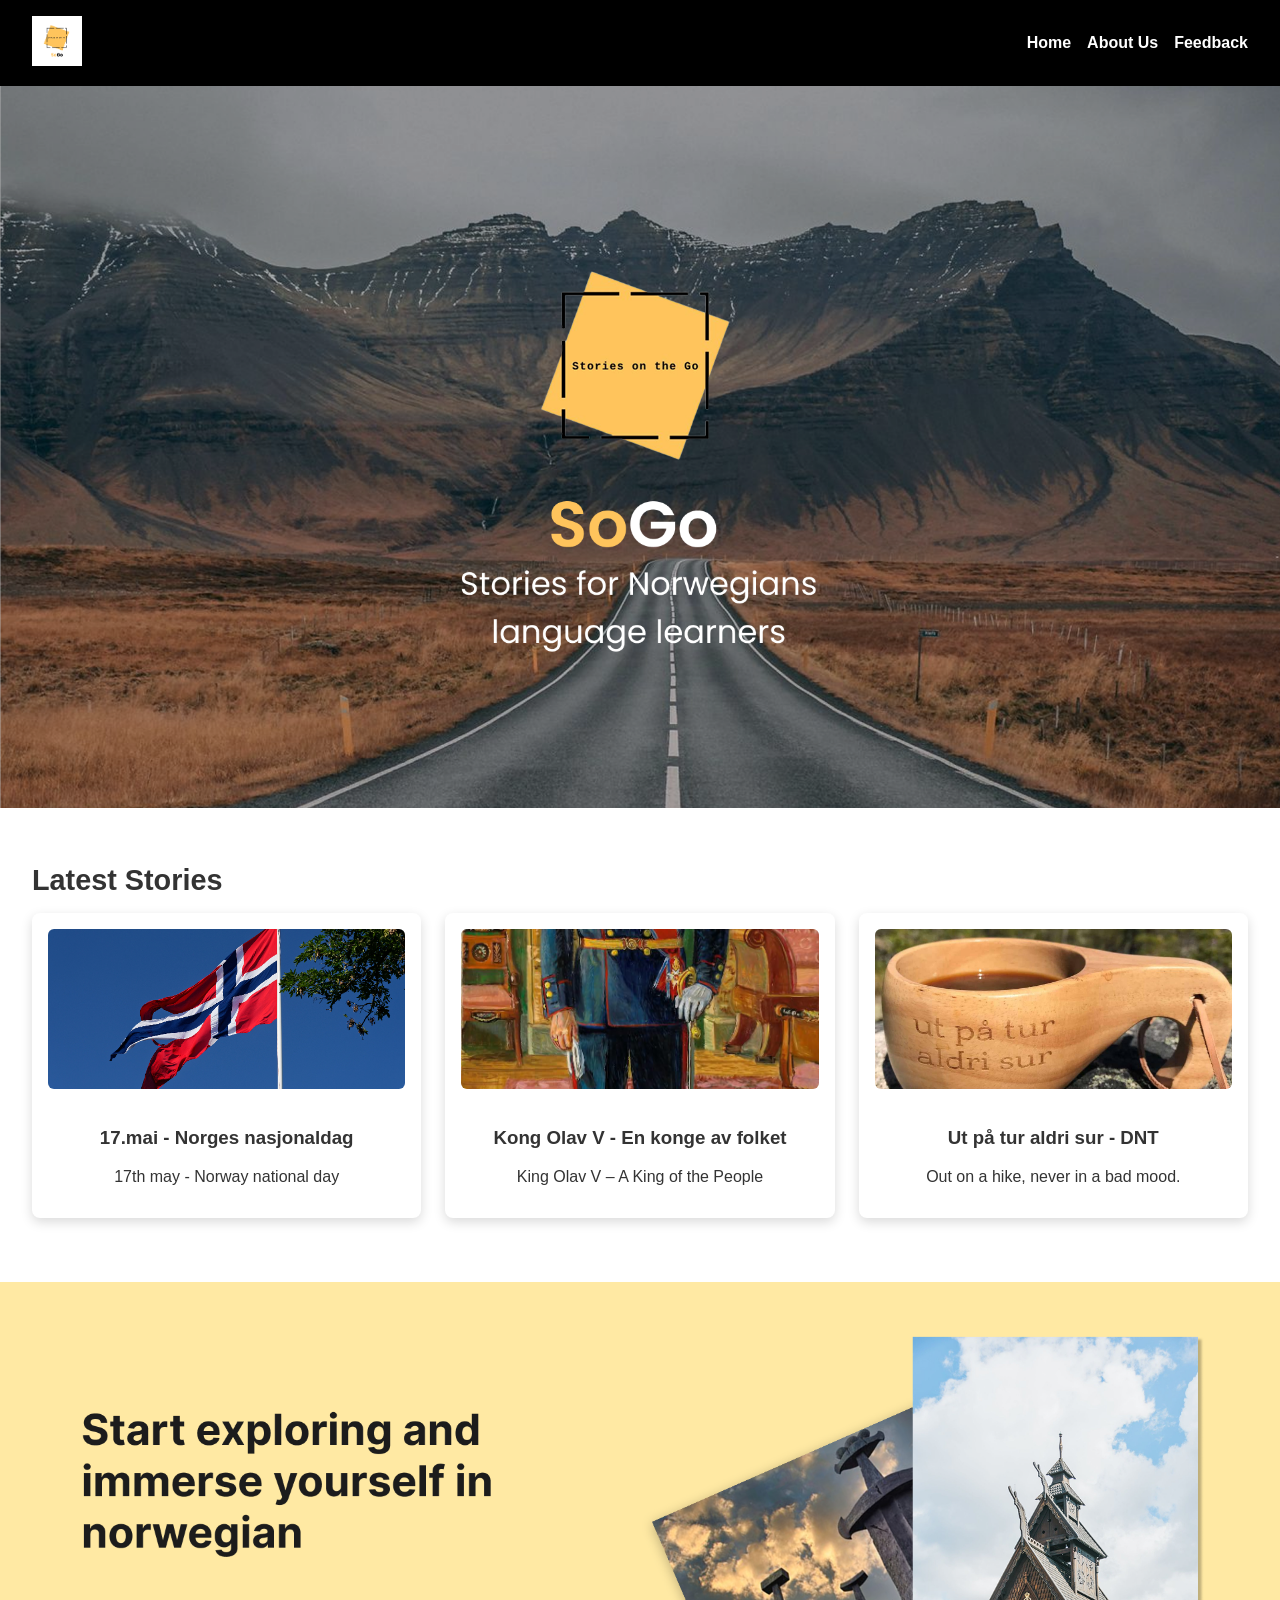
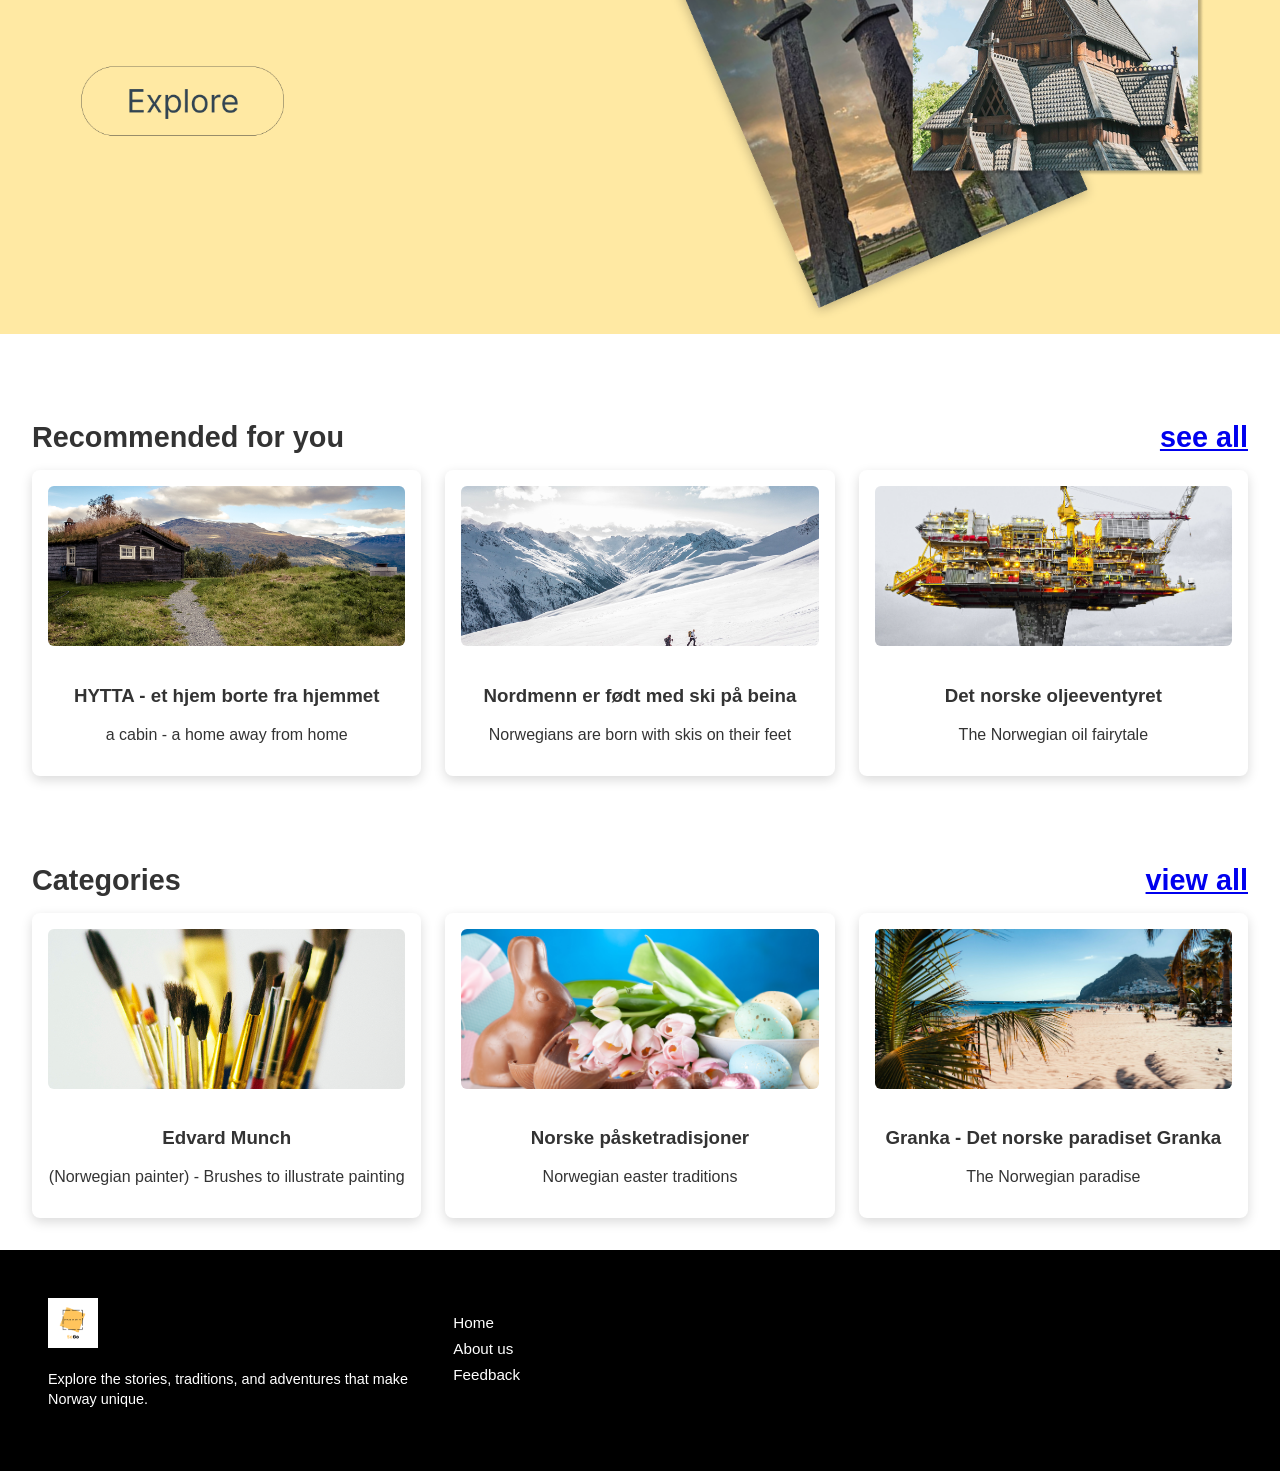
<file: index.html>
<!DOCTYPE html>
<html lang="en">
<head>
  <meta charset="UTF-8">
  <meta name="viewport" content="width=device-width, initial-scale=1.0">
  <title>Norway Culture Site</title>
  <link rel="stylesheet" href="style.css">
  <link rel="stylesheet" href="style2.css"> <!-- hytta -->
  <link rel="stylesheet" href="nordmen.css">
  <link rel="stylesheet" href="style6.css">
  <link rel="stylesheet" href="style5.css">
  <link rel="stylesheet" href="style4.css">
  <link rel="stylesheet" href="style7.css">
  <link href="https://fonts.googleapis.com/css2?family=Playfair+Display:wght@500;700&family=Roboto&display=swap" rel="stylesheet">
</head>
<body>
  <header>
    
<nav class="navbar">
  <div class="logo"><img src="logo.png" alt="" height="50"></div>
  <div class="nav-toggle" id="navToggle">
    <span></span>
    <span></span>
    <span></span>
  </div>
  <ul class="nav-links" id="navLinks">
   
    <li><a href="index.html">Home</a></li>
    <!-- <li><a href="library.html">Library</a></li> -->
    <!-- <li><a href="#">How it Works</a></li> -->
    <li><a href="aboutus.html">About Us</a></li>
     <li><a href="form.html">Feedback</a></li>
    <!-- <li><a href="contactus.html">Contact Us</a></li> -->
  </ul>
</nav>

<!-- JavaScript to toggle menu -->
<script>
  const navToggle = document.getElementById('navToggle');
  const navLinks = document.getElementById('navLinks');

  navToggle.addEventListener('click', () => {
    navLinks.classList.toggle('active');
  });
</script>

    <div class="hero">
      <img src="g1.png" alt="Wedding Scene">
      <div class="hero-text">
        <!-- <h1>PARKER & JODY</h1> -->
        <!-- <p>are getting married</p> -->
      </div>
    </div>
  </header>

  <section class="section">
    <h2>Latest Stories</h2>
    <div class="cards">
      <div class="card" onclick="showDialog()"><img src="norway flag.png" alt="Norwegian Flag"><h3>17.mai - Norges nasjonaldag</h3><p>17th may - Norway national day</p></div>
      <div id="overlay" class="overlay"></div>


<div class="dialog" id="storyDialog">
  <audio id="storyAudio" src="17 mai n.mp3" preload="metadata"></audio>
<button class="dialog-close" onclick="closeDialog()">×</button>
  <p id="storyText">
    <span>17. mai er Norges nasjonaldag.</span>
    <span>Det var på denne dagen i 1814 at Norge fikk sin egen grunnlov.</span>
    <span>Grunnloven ble skrevet på Eidsvoll.</span>
    <span>På denne tiden var Norge i union med Danmark, men ønsket å bli et fritt land.</span>
    <span>Ledende menn fra ulike deler av Norge møttes og skrev grunnloven.</span>
    <span>Norge ble da et selvstendig land.</span>
    <span>Selvstendigheten varte ikke lenge og Norge gikk inn i en ny union med Sverige i august 1814.</span>
    <span>Grunnloven fra 1814 var fremdeles gyldig og hjalp Norge til selvstendighet i 1905.</span>
    <span>I begynnelsen ble 17.mai bare feiret i visse private kretser, før feiringen etter hvert ble utbredt.</span>
    <span>I dag feirer vi 17. mai med glede og stolthet landet rundt.</span>
    <span>Folk pynter husene sine med norske flagg og gatene er fulle av mennesker.</span>
    <span>Barnetoget er en viktig del av 17. mai‑feiringen.</span>
    <span>Barn fra skoler og barnehager går i tog gjennom byen.</span>
    <span>De synger sanger og roper hurra.</span>
    <span>Mange barn har på seg bunader.</span>
    <span>Bunader er tradisjonelle norske klær.</span>
    <span>Foreldre, besteforeldre og venner ser på barnetoget og vifter med flagg.</span>
    <span>Korps spiller musikk i toget.</span>
    <span>Trommer, fløyter og trompeter lager festlig stemning.</span>
    <span>Det er også russetog, hvor ungdommer som er ferdige med videregående skole, går i tog.</span>
    <span>De har på seg røde eller blå klær.</span>
    <span>Mat er en viktig del av feiringen.</span>
    <span>Vi spiser pølser, is og kaker.</span>
    <span>Mange har også frokoster og lunsjer med familie og venner.</span>
    <span>Bordene er pyntet med flagg og blomster.</span>
    <span>Det er en dag for å være sammen med dem man er glad i.</span>
    <span>17. mai er en dag full av glede.</span>
    <span>Overalt hører man folk rope: "Hipp hipp hurra, hurra, hurra!"</span>
    <span>Det er en dag for alle i Norge, både store og små.</span>
    <span>Vi feirer friheten vår og vår stolte historie.</span>
    <span>17. mai er virkelig en spesiell dag i Norge, en dag vi aldri glemmer.</span>
  </p>

  <div class="controls">
    <button class="play-btn"  onclick="playStory()">▶ Play</button>
    <button class="pause-btn" onclick="pauseStory()">⏸ Pause</button>
    <button class="vocab-btn" onclick="startVocabMode()">Flash‑Cards</button>
    <button class="word-btn"  id="wordModeBtn" onclick="toggleWordMode()">Word Translation Mode</button>
  </div>

  <div class="flashcard" id="flashcard">
    <div class="flashcard-content" id="flashcardContent" onclick="revealMeaning()">...</div>
    <div>
      <button class="arrow-btn" onclick="prevWord()">⬅</button>
      <button class="arrow-btn" onclick="nextWord()">➡</button>
      <button class="flash-exit-btn" onclick="closeFlashcard()">✖ Close</button>

    </div>
  </div>
</div>
<div class="toast" id="toast">oversettelse…</div>


      <div class="card" onclick="showDialog4()"><img src="king.jpg" alt="Volunteers"><h3>Kong Olav V - En konge av folket</h3><p>King Olav V – A King of the People</p></div>
     <div id="toast4" class="toast-4"></div>

      <div id="overlay4" class="overlay-4"></div>
<div class="dialog-4" id="storyDialog4">
  <audio id="storyAudio4" src="story4.wav" preload="metadata"></audio>
<button class="dialog-close-4"  onclick="closeDialog4()">×</button>
  <p id="storyText4">
<span>Kong Olav V ble født 2. juli 1903 i Storbritannia som prins Alexander Edward Christian Frederik.</span>
<span>Han flyttet til Norge med familien i 1905 da faren hans, Haakon VII, ble konge av Norge.</span>
<span>Alexander fikk navnet Olav V da han ble kronprins, og vokste opp i Norge.</span>

<span>Under andre verdenskrig måtte kongefamilien flykte fra Norge da Tyskland invaderte landet i 1940.</span>
<span>Kongefamilien og regjeringen var i eksil i Storbritannia.</span>
<span>Mens han var i England, fortsatte Olav V å kjempe for å frigjøre Norge sammen med sin far.</span>
<span>Han ble en viktig leder og inspirerte mange nordmenn under krigen.</span>

<span>Olav V ble konge i 1957 etter farens død.</span>
<span>Han var en populær konge som ble kjent som "Folkekongen".</span>
<span>Hans ydmykhet og nærhet til folket gjorde ham elsket av mange.</span>
<span>Han var enkel og folkelig, og deltok ofte i vanlige folks liv.</span>
<span>Han elsket ski og friluftsliv, akkurat som mange nordmenn.</span>

<span>Han er kanskje mest kjent for sin tur med trikken under oljekrisen i 1973.</span>
<span>Under krisen var det bilfrie dager for å kunne spare bensin, og kongen tok trikken i Oslo som alle andre.</span>
<span>Han kjøpte billett og satt sammen med vanlige folk.</span>
<span>Denne hendelsen gjorde ham enda mer populær og viste hans jordnære holdning.</span>

<span>Kong Olav V var en elsket konge som satte stor pris på det norske folket.</span>
<span>Han døde 17. januar 1991, men er fortsatt husket som “folkekongen”.</span>
<span>Hans liv og handlinger er en viktig del av norsk historie og kulturarv.</span>


  </p>

  <div class="controls-4">
    <button class="play-btn-4"  onclick="playStory4()">▶ Play</button>
    <button class="pause-btn-4" onclick="pauseStory4()">⏸ Pause</button>
    <button class="vocab-btn-4" onclick="startVocabMode4()">Flash‑Cards</button>
    <button class="word-btn-4"  id="wordModeBtn4" onclick="toggleWordMode4()">Word Translation Mode</button>
  </div>

  <div class="flashcard-4" id="flashcard4">
    <div class="flashcard-content-4" id="flashcardContent4" onclick="revealMeaning4()">...</div>
    <div>
      <button class="arrow-btn-4" onclick="prevWord4()">⬅</button>
      <button class="arrow-btn-4" onclick="nextWord4()">➡</button>
      <button class="flash-exit-btn-4" onclick="closeFlashcard4()">✖ Close</button>

    </div>
  </div>
</div>
       

      <div class="card" onclick="showDialog7()"><img src="hike.jpg" alt="House Purchase"><h3>Ut på tur aldri sur - DNT</h3><p>Out on a hike, never in a bad mood.</p></div>
    <div id="toast7" class="toast-7"></div>
<div id="overlay7" class="overlay-7"></div>

<div class="dialog-7" id="storyDialog7">
  <audio id="storyAudio7" src="story7.wav" preload="metadata"></audio>
<button class="dialog-close-7"  onclick="closeDialog7()">×</button>
  <p id="storyText7">
<span>Lina hadde nylig flyttet til Norge og ønsket å forstå hvorfor nordmenn elsker å gå på tur.</span>  
<span>En venn anbefalte henne å bli med i Den Norske Turistforening (DNT), og hun meldte seg straks inn.</span>  
<span>Nå var det søndag, og Lina skulle delta på sin første DNT-tur.</span>  

<span>På møteplassen ble Lina møtt av en stor gruppe medlemmer i alle aldre.</span>  
<span>Turlederne, Kari og Per, ønsket alle velkommen og delte ut kart over ruten.</span>  
<span>"I dag skal vi gå en lett tur til en av DNTs hytter," sa Kari.</span>  
<span>"Det blir en flott dag i naturen."</span>  

<span>Lina la merke til hvor organisert alt var.</span>  
<span>DNT-medlemmer får tilgang til et stort nettverk av merkede stier og over 500 hytter over hele Norge.</span>  
<span>I tillegg tilbyr DNT mange aktiviteter og turer for medlemmene, fra korte dagsturer til lengre ekspedisjoner.</span>  

<span>På turen begynte Lina å snakke med de andre deltakerne.</span>  
<span>De fortalte henne om de mange fordelene ved å være DNT-medlem.</span>  
<span>Ikke bare får man tilgang til fantastiske turmuligheter, men også til fellesskap og vennskap.</span>  
<span>DNT organiserer mange sosiale aktiviteter, som turer med guide, kurs og familiearrangementer.</span>  

<span>Da gruppen kom frem til hytta, ble Lina imponert over hvor koselig den var.</span>  
<span>Kari og Per begynte å forberede lunsj, og de andre hjalp til.</span>  
<span>Alle var glade og takknemlige for å dele denne opplevelsen.</span>  
<span>Kari fortalte Lina at DNT har over 300 000 medlemmer og er en av Norges største og eldste friluftsorganisasjoner.</span>  

<span>Lina følte seg inkludert og velkommen.</span>  
<span>Hun innså at DNT ikke bare handlet om å gå på tur, men også om å skape minner og fellesskap.</span>  
<span>Å være medlem av DNT ga henne muligheten til å oppleve Norges vakre natur på en trygg og hyggelig måte, samtidig som hun fikk nye venner.</span>  

<span>Da turen var over, takket Lina Kari og Per.</span>  
<span>"Tusen takk for en fantastisk dag," sa hun.</span>  
<span>"Jeg ser virkelig frem til neste tur med DNT."</span>  



  </p>

  <div class="controls-7">
    <button class="play-btn-7"  onclick="playStory7()">▶ Play</button>
    <button class="pause-btn-7" onclick="pauseStory7()">⏸ Pause</button>
    <button class="vocab-btn-7" onclick="startVocabMode7()">Flash‑Cards</button>
    <button class="word-btn-7"  id="wordModeBtn7" onclick="toggleWordMode7()">Word Translation Mode</button>
  </div>

  <div class="flashcard-7" id="flashcard7">
    <div class="flashcard-content-7" id="flashcardContent7" onclick="revealMeaning7()">...</div>
    <div>
      <button class="arrow-btn-7" onclick="prevWord7()">⬅</button>
      <button class="arrow-btn-7" onclick="nextWord7()">➡</button>
      <button class="flash-exit-btn-7" onclick="closeFlashcard7()">✖ Close</button>

    </div>
  </div>
</div> 

  </section>

  <section class="nature">
    <img src="second.png" alt="Waterfall">
    <div class="nature-text">
      <!-- <h2>Heed the call of nature and <em>leave it all behind.</em></h2>
      <button>BOOK NOW →</button> -->
    </div>
  </section>

  <section class="section">
    <h2>Recommended for you <a href="#" class="view-all">see all</a></h2>
    <div class="cards">
      
      <div class="card" onclick="showDialog2()"><img src="house.png" alt="Cabin"><h3>HYTTA - et hjem borte fra hjemmet</h3><p>a cabin - a home away from home</p></div>
      <div id="toast2" class="toast-2"></div>
      <div id="overlay2" class="overlay-2"></div>
      <div class="dialog-2" id="storyDialog2">
  <audio id="storyAudio2" src="video2.mp3" preload="metadata"></audio>
<button class="dialog-close-2"  onclick="closeDialog2()">×</button>
  <p id="storyText2">
<span>Hytte er en viktig del av kulturen og livet i Norge.</span>
<span>Ei hytta er et lite ferie hus i naturen og mange nordmenn eier, leier eller disponerer ei hytta.</span>
<span>Hytter kan være på fjellet, ved sjøen, i skogen eller på øyer.</span>
<span>Hytter kan være gamle eller nye, store eller små, enkle eller luksuriøse.</span>
<span>For mange er ofte status å ha ei primitiv hytta .</span>
<span>Uten strøm og vann, kommer du nærmere naturen og “det enkle livet”- noe som nordmenn ofte ser på som positivt.</span>
<span>Ordet “hytte” kommer fra det gamle norrøne ordet “hýtti”, som betyr “lite hus”.</span>
<span>Det første beviset på at nordmenn hadde hytter er fra 1100-tallet.</span>
<span>Da var hyttene brukt av bønder, jegere og fiskere.</span>
<span>Senere ble hyttene brukt av kunstnere, forfattere og kongelige.</span>
<span>I dag har nesten 400 000 nordmenn en hytte.</span>
<span>Nordmenn liker å dra på hyttetur for å slappe av, kose seg og være ute.</span>
<span>De drar ofte på hyttetur på fredager, og blir der til søndag.</span>
<span>Mange nordmenn kaller det for “fredagsturen”.</span>
<span>På kontoret er det derfor færre som kommer på jobb på fredager,og mange drar hjem tidligere, slik at de slipper å stå i kø på vei til hytta.</span>
<span>Mange nordmenn drar også på hyttetur i høytider som påske, jul og 17. mai. </span>
<span>De drar på hyttetur både sommer og vinter.</span>
<span>Når nordmenn er på hyttetur, driver de ofte med forskjellige aktiviteter.</span>
<span>De går på tur i naturen, fisker, bader, sykler, spiller spill, leser bøker og lager mat.</span>
<span>Ei hytte krever også mye vedlikehold, så mye tid går med til å male, hugge ved og reparere det som må repareres.</span>
<span>På hytta spiser nordmenn ofte enkel, men god mat slik som pølser, gryteretter, fisk og suppe.</span>
<span>Hyttekulturen i Norge er sentral fordi den viser hvordan nordmenn elsker naturen og familien sin.</span>
<span>Hytta er et sted der nordmenn kan være seg selv, og ha det gøy sammen. </span>
<span>Hytta er et symbol på det norske folket og deres verdier. </span>
<span>I Norge er det mange fjell og vakker natur, så hyttene gir en mulighet til å nyte dette.</span>

  </p>

  <div class="controls-2">
    <button class="play-btn-2"  onclick="playStory2()">▶ Play</button>
    <button class="pause-btn-2" onclick="pauseStory2()">⏸ Pause</button>
    <button class="vocab-btn-2" onclick="startVocabMode2()">Flash‑Cards</button>
    <button class="word-btn-2"  id="wordModeBtn2" onclick="toggleWordMode2()">Word Translation Mode</button>
  </div>

  <div class="flashcard-2" id="flashcard2">
    <div class="flashcard-content-2" id="flashcardContent2" onclick="revealMeaning2()">...</div>
    <div>
      <button class="arrow-btn-2" onclick="prevWord2()">⬅</button>
      <button class="arrow-btn-2" onclick="nextWord2()">➡</button>
      <button class="flash-exit-btn-2" onclick="closeFlashcard2()">✖ Close</button>

    </div>
  </div>
</div> 


    <!--  EDVARD MUNCH -->
      <!-- <h2>.     <div class="card" onclick="showDialog6()"><img src="paint.png" alt="Brushes"><h3>Edvard Munch</h3><p>(Norwegian painter) - Brushes to illustrate painting</p></div>    </em></h2>
      <button>   <div id="toast6" class="toast-6"></div> -->
       






    <!--Nordmenn er født med ski på beina -->


      <div class="card" onclick="showDialog3()"><img src="mountain.png" alt="Skiers"><h3>Nordmenn er født med ski på beina</h3><p>Norwegians are born with skis on their feet</p></div>
            <div id="overlay3" class="overlay-3"></div>
             <div id="toast3" class="toast-3"></div>
<div class="dialog-3" id="storyDialog3">
  <audio id="storyAudio3" src="story3.wav" preload="metadata"></audio>
<button class="dialog-close-3"  onclick="closeDialog3()">×</button>
  <p id="storyText3">

  <span >Norge er kjent for sin sterke skitradisjon, og man hører ofte uttrykket “Nordmenn er født med ski på beina”.</span>
    <span >Historisk sett har ski vært et viktig fremkomstmiddel i Norge.</span>
    <span >Helleristningen “Bølamannen” i Trondheimsfjorden er ca 6000 år gammel og viser en mann på ski.</span>
    <span >For å komme seg frem i den tøffe norske villmarka med skog og innsjøer, ble skiene brukt som praktiske hjelpemidler for jakt, transport og overlevelse.</span>
    <span >De første skiene var laget av tre, og hadde en enkel form - lange, smale planker med opphøyde tupper.</span>
    <span >Skigåing har dermed vært en del av den norske kulturarven lenge før moderne skianlegg og preppede løyper.</span>

    <span >På 1800-tallet begynte ski å bli brukt som en sport i Norge.</span>
    <span >Siden den gang har skisporten utviklet seg mye, og Norge har definitivt blitt en av verdens ledende nasjoner i skisporet.</span>
    <span >Norge har vunnet mange medaljer i internasjonale konkurranser som VM og OL.</span>
    <span >Det har også gjort at skisporten har blitt så populær.</span>

    <span >Det er ikke bare på grunn av gullmedaljene at skisport har blitt populært.</span>
    <span >Det skyldes også at Norge har et variert og vakkert vinterlandskap.</span>
    <span >I dag er det typisk å se nordmenn i fjellene.</span>
    <span >Mange tilbringer helger og ferier på fjellet for å gå på ski.</span>
    <span >I tillegg kan det sies at nordmenn har en sterk tradisjon for å bruke naturen til rekreasjon, og ski er dermed en perfekt måte å gjøre dette på vinterstid.</span>

    <span >Skisporten er for alle, både barn og voksne, mosjonister og vanlige turgåere.</span>
    <span >Det er vanlig å gå på ski sammen med familien, og deretter nyte en pause med en kopp varm kakao.</span>
    <span >Barn lærer også i tidlig alder å stå på ski gjennom skidager på skolen.</span>
    <span >Bare husk å ikke gå på beina i skisporet, da kan skigåere bli sinte.</span>

    <span >Men, er nordmenn virkelig født med ski på beina?</span>
    <span >Selv om dette er en morsom klisjé, så er nordmenn ikke bokstavelig talt født med ski på beina.</span>
    <span >Noen elsker det, mens andre helst ønsker å være på en strand i syden når vinteren kommer.</span>
    <span >Det som er helt sikkert er at ski er en viktig del av norsk identitet og kultur, og at som skinasjon har Norge en dyp kjærlighet til snø, natur og fellesskap.</span>
    <span >Skigleden varer hele livet.</span>

  </p>

  <div class="controls-3">
    <button class="play-btn-3"  onclick="playStory3()">▶ Play</button>
    <button class="pause-btn-3" onclick="pauseStory3()">⏸ Pause</button>
    <button class="vocab-btn-3" onclick="startVocabMode3()">Flash‑Cards</button>
    <button class="word-btn-3"  id="wordModeBtn3" onclick="toggleWordMode3()">Word Translation Mode</button>
  </div>

  <div class="flashcard-3" id="flashcard3">
    <div class="flashcard-content-3" id="flashcardContent3" onclick="revealMeaning3()">...</div>
    <div>
      <button class="arrow-btn-3" onclick="prevWord3()">⬅</button>
      <button class="arrow-btn-3" onclick="nextWord3()">➡</button>
      <button class="flash-exit-btn-3" onclick="closeFlashcard3()">✖ Close</button>

    </div>
  </div>
</div> 
    
       <div class="card" onclick="showDialog5()"><img src="industry.png" alt="Oil Rig"><h3>Det norske oljeeventyret</h3><p>The Norwegian oil fairytale</p></div>
     <div id="toast5" class="toast-5"></div>
      
        <div id="overlay5" class="overlay-5"></div>
<div class="dialog-5" id="storyDialog5">
  <audio id="storyAudio5" src="oljeeventyret.wav" preload="metadata"></audio>
<button class="dialog-close-5"  onclick="closeDialog5()">×</button>
  <p id="storyText5">

<span>Oljen som forandret Norge:</span>
<span>Pavlo bor i Stavanger.</span>
<span>Han kom til Norge for ett år siden og jobber nå på et verft.</span>
<span>Der bygger de deler til oljeplattformer.</span>
<span>Han liker jobben sin, men han lurer på noe.</span>

<span>En dag i lunsjen spør han kollegaen sin, Lars:</span>
<span>«Hvorfor er olje så viktig i Norge?»</span>

<span>Lars smiler.</span>
<span>«Det er en lang historie,» sier han.</span>
<span>«Det startet på lille julaften i 1969.»</span>

<span>Lille julaften 1969:</span>
<span>Det er 23. desember 1969.</span>
<span>Folk i Norge gjør seg klare til jul.</span>
<span>De pynter juletreet og lager mat, men i Stavanger skjer det noe stort.</span>
<span>Et amerikansk selskap, Phillips Petroleum, har lett etter olje i Nordsjøen.</span>
<span>Og nå fant de den!</span>

<span>Det nye oljefeltet heter Ekofisk.</span>
<span>Det er et av de største i verden.</span>
<span>Nå forstår Norge at landet har mye olje.</span>
<span>Dette forandrer alt.</span>

<span>Fra fisk til olje :</span>
<span>Før Norge fant olje, var det et fattig land.</span>
<span>Mange jobbet med fiske og skipsfart.</span>
<span>Noen flyttet til USA for å finne arbeid.</span>

<span>Men etter 1969 begynte oljearbeidet.</span>
<span>Staten lagde et norsk oljeselskap – Statoil.</span>
<span>Mange nye jobber ble skapt.</span>
<span>Spesielt i Stavanger.</span>
<span>Byen blir kalt "oljebyen".</span>

<span>«Så oljen gjorde Norge rikt?» spør Pavlo.</span>
<span>«Ja,» sier Lars.</span>
<span>«Men Norge ville bruke pengene på en smart måte.»</span>

<span>Oljefondet – penger for framtiden: </span>
<span>I 1990 lagde staten Oljefondet.</span>
<span>Norge sparer oljepenger for framtiden.</span>
<span>I dag er fondet et av de største i verden!</span>
<span>Pengene brukes på skoler, sykehus og pensjoner.</span>

<span>Men oljen varer ikke evig.</span>
<span>En dag vil den ta slutt.</span>

<span>Hva skjer i framtiden?</span>
<span>Pavlo ser ut av vinduet.</span>
<span>Ute ligger havet, der oljen kommer fra.</span>
<span>«Hva skjer når Norge ikke har mer olje?» spør han.</span>

<span>Lars tenker litt.</span>
<span>«Vi må finne andre løsninger,» sier han.</span>
<span>«Vindkraft, solenergi … Kanskje du og jeg skal jobbe med det i framtiden?»</span>

<span>Pavlo smiler.</span>
<span>«Kanskje det!»</span>


  </p>

  <div class="controls-5">
    <button class="play-btn-5"  onclick="playStory5()">▶ Play</button>
    <button class="pause-btn-5" onclick="pauseStory5()">⏸ Pause</button>
    <button class="vocab-btn-5" onclick="startVocabMode5()">Flash‑Cards</button>
    <button class="word-btn-5"  id="wordModeBtn5" onclick="toggleWordMode5()">Word Translation Mode</button>
  </div>

  <div class="flashcard-5" id="flashcard5">
    <div class="flashcard-content-5" id="flashcardContent5" onclick="revealMeaning5()">...</div>
    <div>
      <button class="arrow-btn-5" onclick="prevWord5()">⬅</button>
      <button class="arrow-btn-5" onclick="nextWord5()">➡</button>
      <button class="flash-exit-btn-5" onclick="closeFlashcard5()">✖ Close</button>

    </div>
  </div>
</div> 
  </section>

  <section class="section">
    <h2>Categories <a href="#" class="view-all">view all</a></h2>
    <div class="cards">
      <div class="card"><img src="paint.png" alt="Brushes"><h3>Edvard Munch</h3><p>(Norwegian painter) - Brushes to illustrate painting</p></div>
      <div class="card"><img src="easter.png" alt="Easter"><h3>Norske påsketradisjoner</h3><p>Norwegian easter traditions</p></div>
      <div class="card"><img src="beach.png" alt="Granka Beach"><h3>Granka - Det norske paradiset Granka</h3><p>The Norwegian paradise</p></div>
    </div>
  </section>

  <footer>
    <div class="footer-column">
      <div class="footer-logo"><img src="logo.png" alt="" height="50"></div>
      <p class="footer-text">Explore the stories, traditions, and adventures that make Norway unique.</p>
    </div>
    <div class="footer-column footer-links">
      <ul>
        <li><a href="index.html">Home</a></li>
        <!-- <li><a href="">Library</a></li> -->
        <!-- <li><a href="">How it works</a></li> -->
        <li><a href="aboutus.html">About us</a></li>
            <li><a href="form.html">Feedback</a></li>
        <!-- <li><a href="contactus.html">Contact us</a></li> -->
      </ul>
    </div>
    <div class="footer-column"></div>
  </footer>
</body>
</html>

<script src="script.js"></script>
<script src="story3.js"></script>
<script src="script2.js"></script>
<script src="script4.js"></script>
<script src="script6.js"></script>
<script src="script5.js"></script>
<script src="script7.js"></script>
</body>
</html>
</file>
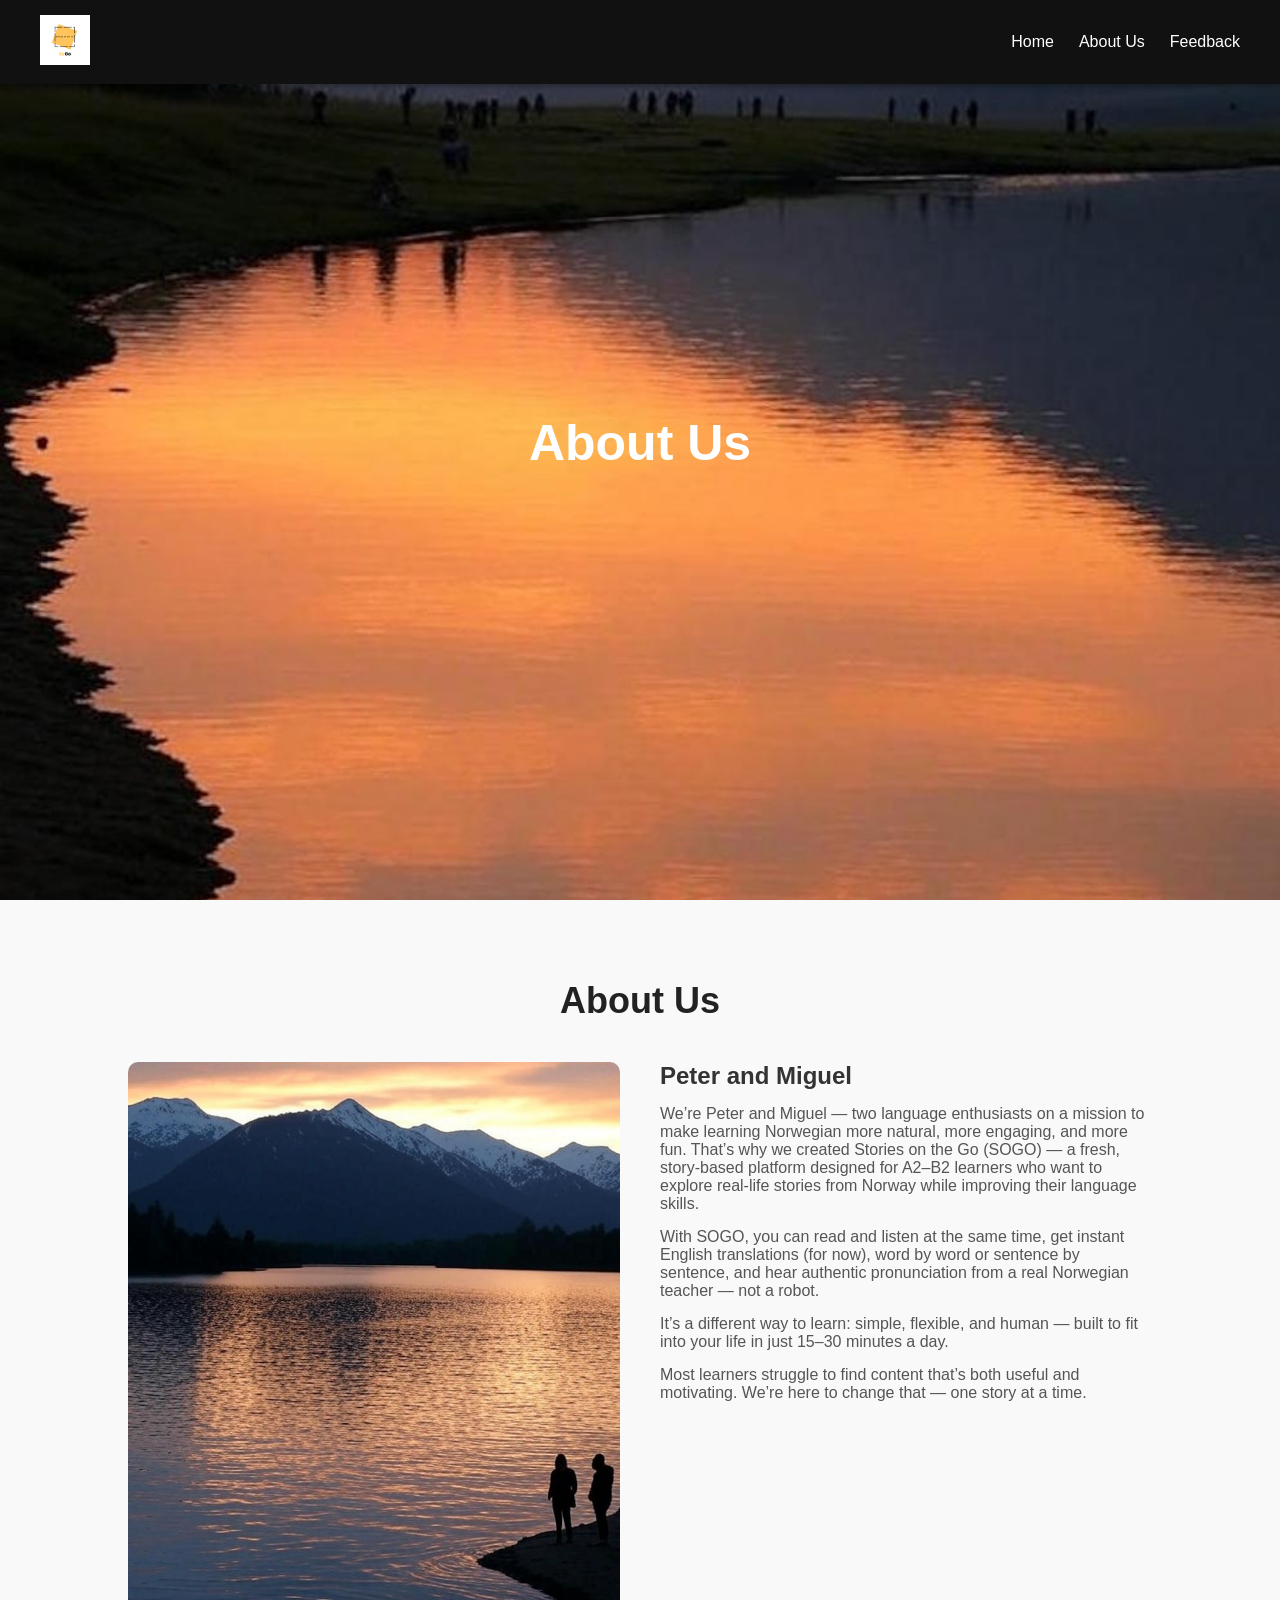
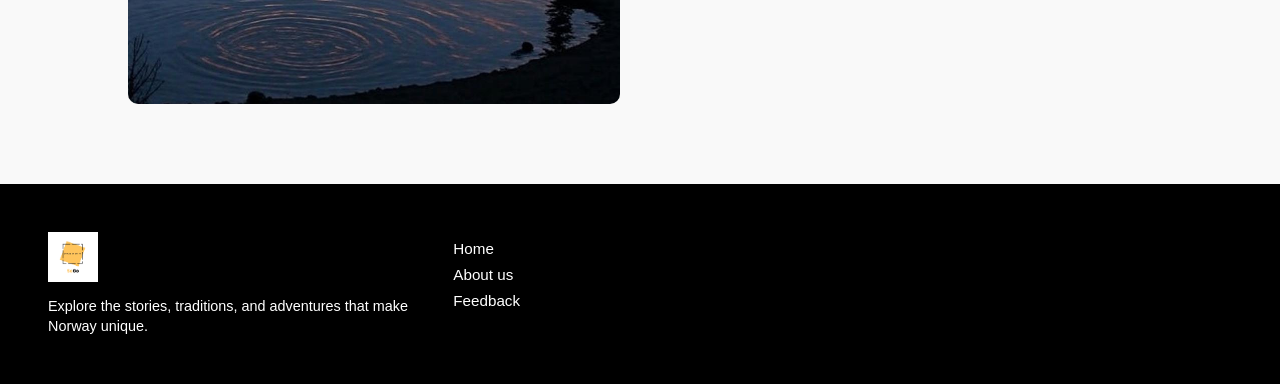
<file: aboutus.html>
<!DOCTYPE html>
<html lang="en">
<head>
  <meta charset="UTF-8">
  <meta name="viewport" content="width=device-width, initial-scale=1.0">
 
  <title>Elope - About Us</title>
   <link rel="stylesheet" href="aboutus.css">
   
     <link href="https://fonts.googleapis.com/css2?family=Playfair+Display:wght@500;700&family=Roboto&display=swap" rel="stylesheet">
</head>
<body>

  <!-- Navbar -->
  <header>
    <!-- Navbar -->
     <nav class="navbar">
  <div class="logo"><img src="logo.png" alt="" height="50"></div>
  <div class="nav-toggle" id="navToggle">
    <span></span>
    <span></span>
    <span></span>
  </div>
  <ul class="nav-links" id="navLinks">
    
    <li><a href="index.html">Home</a></li>
    <!-- <li><a href="library.html">Library</a></li> -->
    <!-- <li><a href="#">How it Works</a></li> -->
    <li><a href="aboutus.html">About Us</a></li>
    <li><a href="form.html">Feedback</a></li>
    <!-- <li><a href="c">Contact Us</a></li> -->
  </ul>
<script>
  const navToggle = document.getElementById("navToggle");
  const navLinks = document.getElementById("navLinks");

  navToggle.addEventListener("click", () => {
    navLinks.classList.toggle("active");
  });
</script>
  </header>

  <!-- Hero Section -->
  <section class="hero">
    <h1>About Us</h1>
    <!-- <p>American fragrance that inspires the soul to escape.</p> -->
    
  </section>

  <!-- About Section -->
  <section id="about" class="about">
    <h2>About Us</h2>
    <div class="about-content">
      <img src="aboutus.jpeg" alt="Mountain lake">
      <div class="about-text">
        <h3>Peter and Miguel</h3>
        <p>
          We’re Peter and Miguel — two language enthusiasts on a mission to make learning Norwegian more natural, more engaging, and more fun.
That’s why we created Stories on the Go (SOGO) — a fresh, story-based platform designed for A2–B2 learners who want to explore real-life stories from Norway while improving their language skills.
        </p>
        <p>
         With SOGO, you can read and listen at the same time, get instant English translations (for now), word by word or sentence by sentence, and hear authentic pronunciation from a real Norwegian teacher — not a robot.
        </p>
        <p>
It’s a different way to learn: simple, flexible, and human — built to fit into your life in just 15–30 minutes a day.        </p>
     <p>Most learners struggle to find content that’s both useful and motivating.
We’re here to change that — one story at a time.</p>
</div>
    </div>
  </section>
  <footer>
    <div class="footer-column">
      <div class="footer-logo"><img src="logo.png" alt="" height="50"></div>
      <p class="footer-text">Explore the stories, traditions, and adventures that make Norway unique.</p>
    </div>
    <div class="footer-column footer-links">
      <ul>
        <li><a href="index.html">Home</a></li>
        <!-- <li><a href="#">Library</a></li> -->
        <!-- <li><a href="#">How it works</a></li> -->
        <li><a href="aboutus.html">About us</a></li>
        <!-- <li><a href="contactus.html">Contact us</a></li> -->
          <li><a href="form.html">Feedback</a></li>
      </ul>

    </div>
    <div class="footer-column"></div>
  </footer>
</body>
</html>
</file>
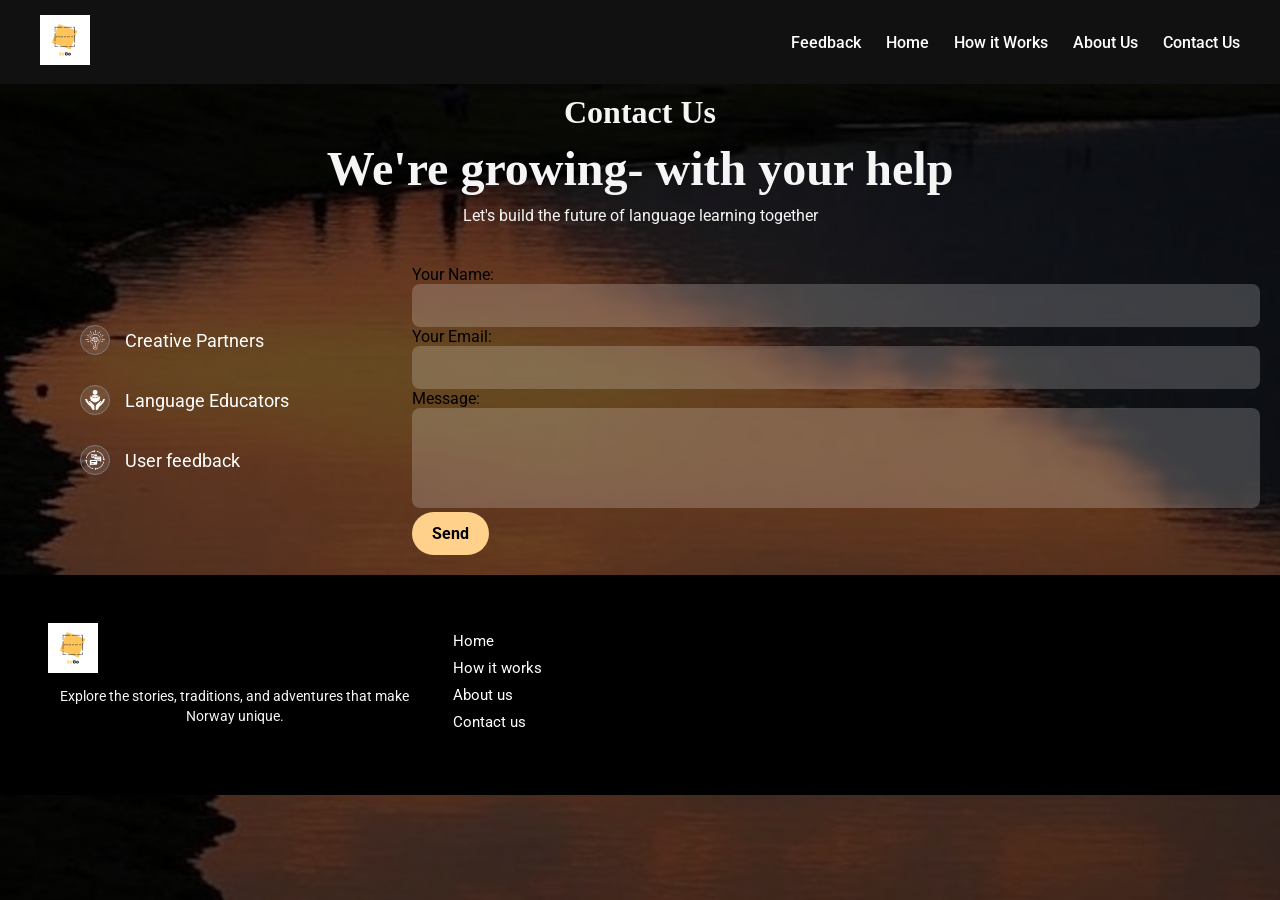
<file: contactus.html>
<!DOCTYPE html>
<html lang="en">
<head>
  <meta charset="UTF-8">
  <meta name="viewport" content="width=device-width, initial-scale=1.0">
  <title>Contact Us</title>
  <link rel="stylesheet" href="contactus.css">
    <link href="https://fonts.googleapis.com/css2?family=Playfair+Display:wght@500;700&family=Roboto&display=swap" rel="stylesheet">

</head>
<body>
    <!-- Navbar -->
<nav class="navbar">
  <div class="logo"><img src="logo.png" alt="" height="50"></div>
  <div class="nav-toggle" id="navToggle">
    <span></span>
    <span></span>
    <span></span>
  </div>
  <ul class="nav-links" id="navLinks">
    <li><a href="form.html">Feedback</a></li>
    <li><a href="index.html">Home</a></li>
    <!-- <li><a href="library.html">Library</a></li> -->
    <li><a href="#">How it Works</a></li>
    <li><a href="aboutus.html">About Us</a></li>
    <li><a href="#">Contact Us</a></li>
  </ul>
</nav>
<!-- JavaScript to toggle menu -->
<script>
  const navToggle = document.getElementById('navToggle');
  const navLinks = document.getElementById('navLinks');

  navToggle.addEventListener('click', () => {
    navLinks.classList.toggle('active');
  });
</script>

<div id="contact1"><h1>Contact Us</h1></div>
<div id="contact2"><h1>We're growing- with your help</h1></div>
<div><p>Let's build the future of language learning together</p></div>

<div class="container">
  <div class="box box1">
    <div class="timeline">
  <div class="timeline-item">
    <div class="icon">
      <img src="icon1.png" alt="Step 1">
    </div>
    <div class="text">Creative Partners</div>
  </div>

  <div class="timeline-item">
    <div class="icon">
      <img src="icon2.png" alt="Step 2">
    </div>
    <div class="text">Language Educators</div>
  </div>

  <div class="timeline-item">
    <div class="icon">
      <img src="icon3.png" alt="Step 3">
    </div>
    <div class="text">User feedback</div>
  </div>
</div>

</div>
 
<form name="contactus" method="POST" data-netlify="true"  action="/thankyou.html">
  <input type="hidden" name="form-name" value="contactus">
  
  <label>Your Name:</label>
  <input type="text" name="name" required>

  <label>Your Email:</label>
  <input type="email" name="email" required>

  <label>Message:</label>
  <textarea name="message" required></textarea>

  <button type="submit">Send</button>
</form>
</div>
</div>
<footer>
    <div class="footer-column">
      <div class="footer-logo"><img src="logo.png" alt="" height="50"></div>
      <p class="footer-text">Explore the stories, traditions, and adventures that make Norway unique.</p>
    </div>
    <div class="footer-column footer-links">
      <ul>
        <li><a href="index.html">Home</a></li>
        <!-- <li><a href="#">Library</a></li> -->
        <li><a href="#">How it works</a></li>
        <li><a href="aboutus.html">About us</a></li>
        <li><a href="contactus.html">Contact us</a></li>
      </ul>
    </div>
    <div class="footer-column"></div>
  </footer>
</body>
</html>
</file>
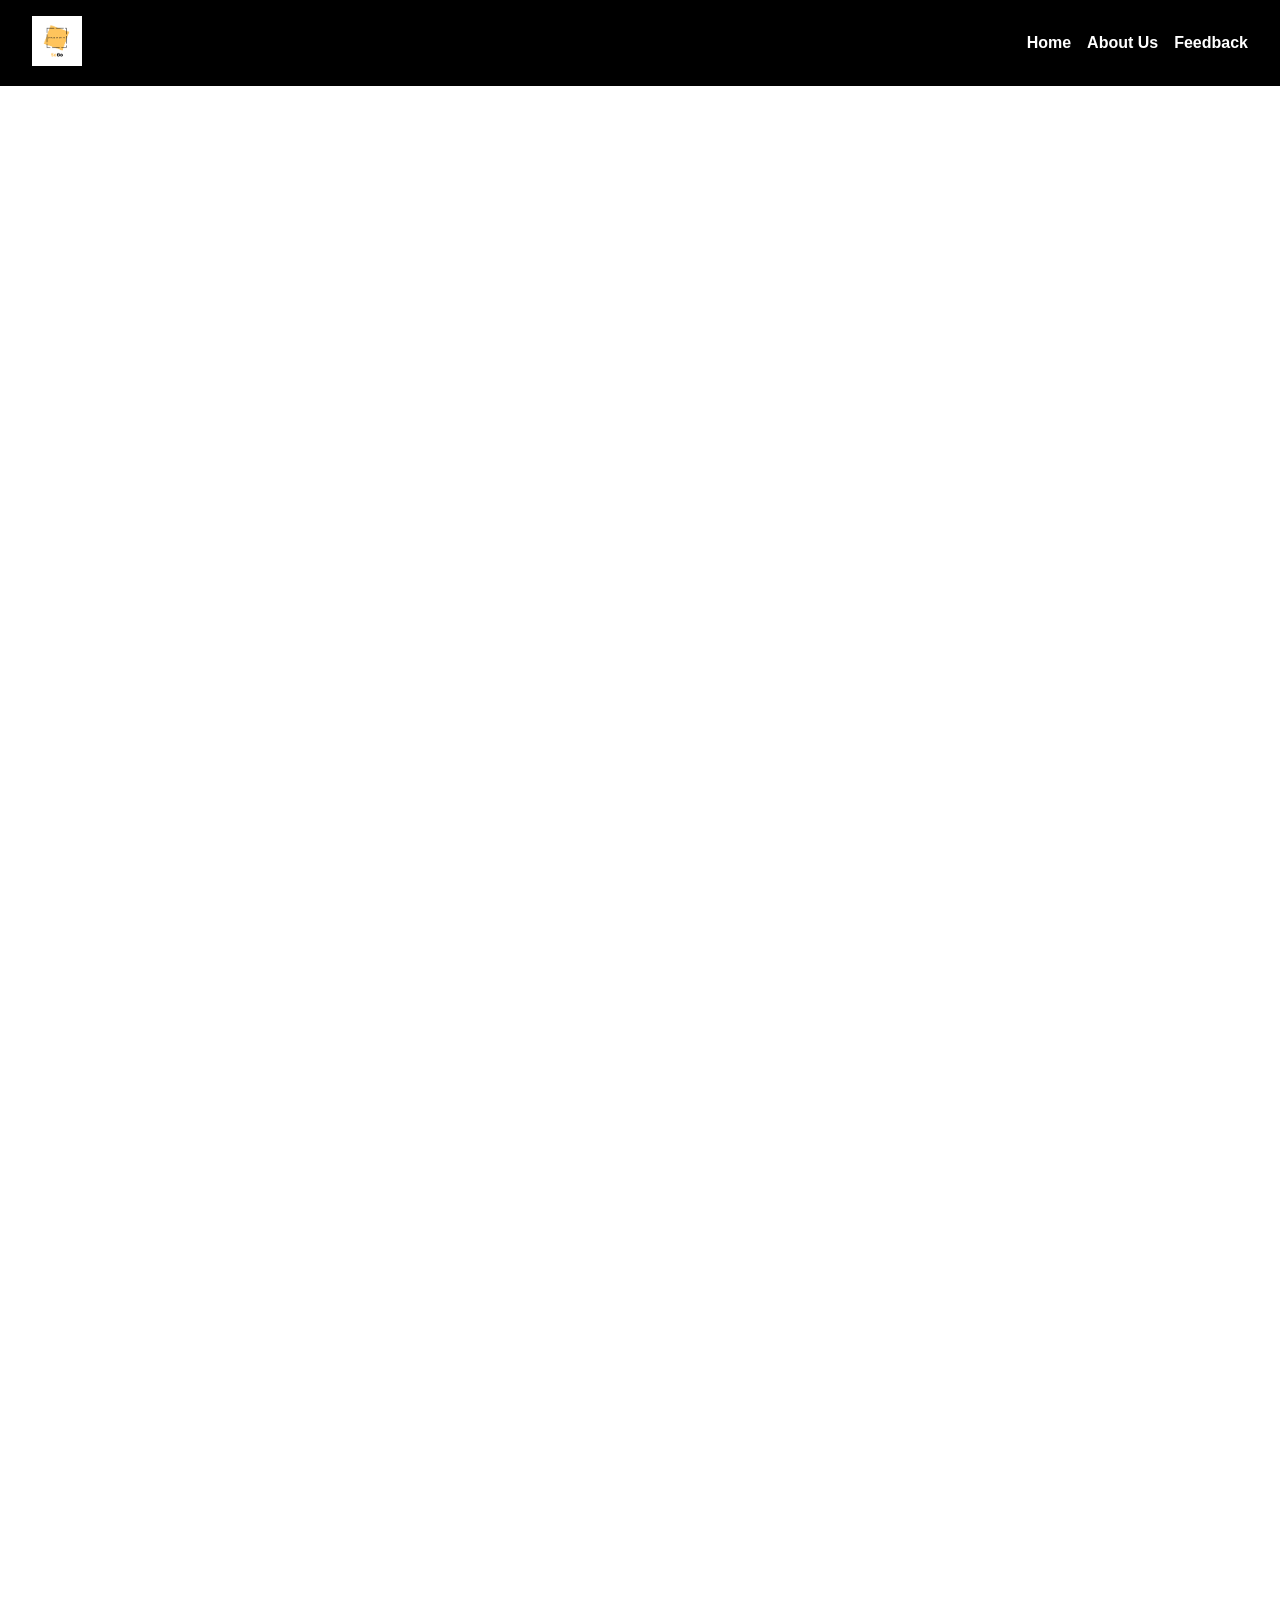
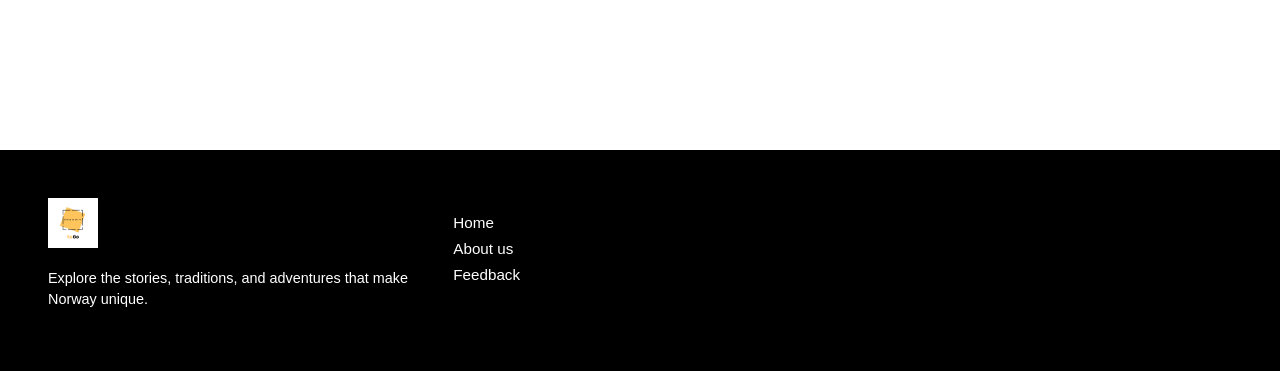
<file: form.html>
<!DOCTYPE html>
<html lang="en">
<head>
    <meta charset="UTF-8">
    <meta name="viewport" content="width=device-width, initial-scale=1.0">
    <title>Document</title>
    <link rel="stylesheet" href="style.css">

  <link href="https://fonts.googleapis.com/css2?family=Playfair+Display:wght@500;700&family=Roboto&display=swap" rel="stylesheet">
</head>
<body>
     <header>
   <!-- Navbar -->
<nav class="navbar">
  <div class="logo"><img src="logo.png" alt="" height="50"></div>
  <div class="nav-toggle" id="navToggle">
    <span></span>
    <span></span>
    <span></span>
  </div>
  <ul class="nav-links" id="navLinks">

    <li><a href="index.html">Home</a></li>
    <!-- <li><a href="library.html">Library</a></li> -->
    <!-- <li><a href="#">How it Works</a></li> -->
    <li><a href="aboutus.html">About Us</a></li>
    <!-- <li><a href="contactus.html">Contact Us</a></li> -->
      <li><a href="form.html">Feedback</a></li>
  </ul>
</nav>

<!-- JavaScript to toggle menu -->
<script>
  const navToggle = document.getElementById('navToggle');
  const navLinks = document.getElementById('navLinks');

  navToggle.addEventListener('click', () => {
    navLinks.classList.toggle('active');
  });
</script>

  </header>

<div class="form-container">
<iframe src="https://docs.google.com/forms/d/e/1FAIpQLSegc6qu2V8nEEpmgOw62vYyg-kXFjjvbJzNlgd4Y5lDoulHJg/viewform?embedded=true" frameborder="0" marginheight="0" marginwidth="0">Loading…</iframe>
</div>
  <footer>
    <div class="footer-column">
      <div class="footer-logo"><img src="logo.png" alt="" height="50"></div>
      <p class="footer-text">Explore the stories, traditions, and adventures that make Norway unique.</p>
    </div>
    <div class="footer-column footer-links">
      <ul>
        <li><a href="index.html">Home</a></li>
        <!-- <li><a href="">Library</a></li> -->
        <!-- <li><a href="">How it works</a></li> -->
       
        <li><a href="aboutus.html">About us</a></li>
           <li><a href="form.html">Feedback</a></li>
        <!-- <li><a href="contactus.html">Contact us</a></li> -->
      </ul>
    </div>
    <div class="footer-column"></div>
  </footer>
</body>
</html>
</file>
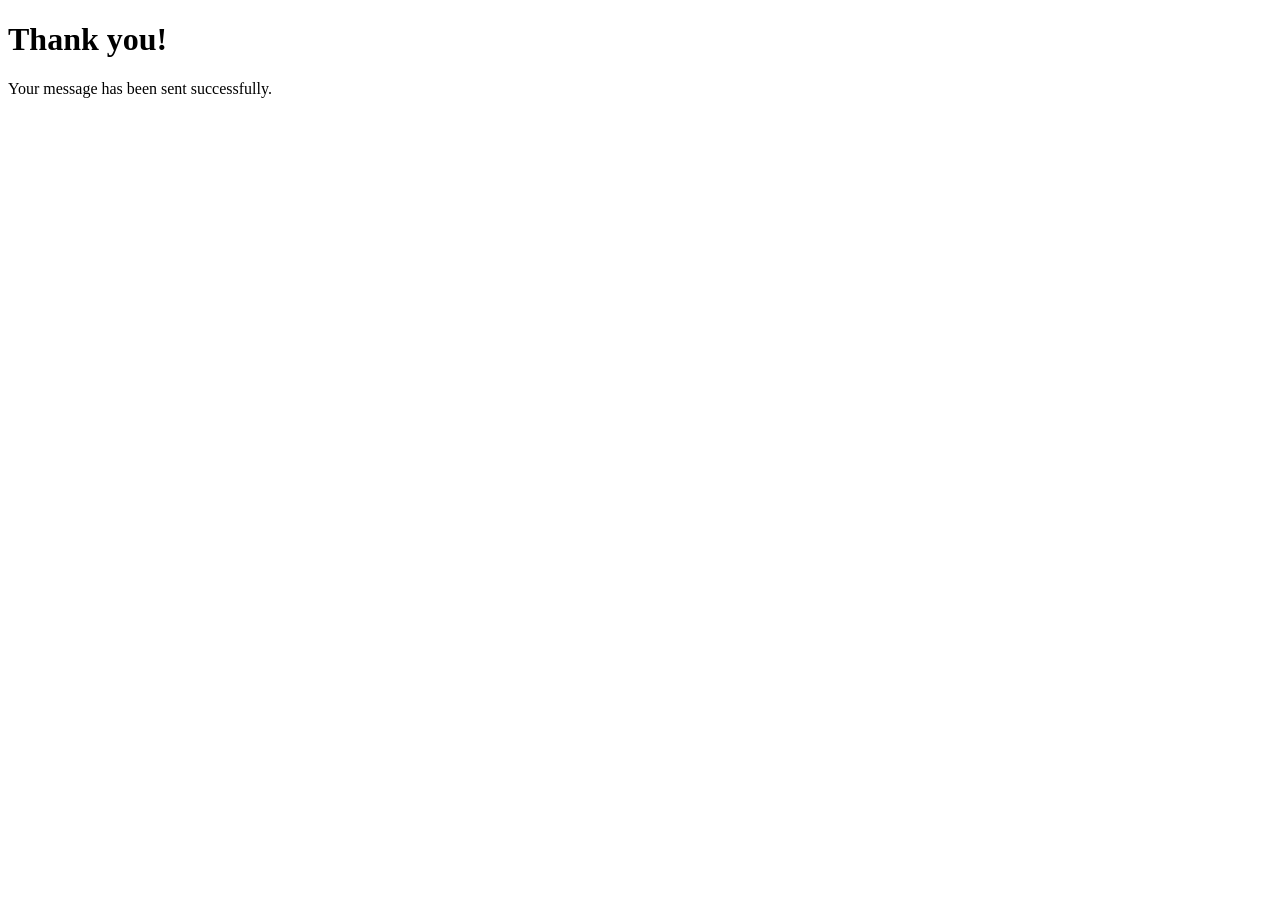
<file: thankyou.html>
<!DOCTYPE html>
<html lang="en">
<head>
  <meta charset="UTF-8" />
  <meta name="viewport" content="width=device-width, initial-scale=1.0" />
  <title>Thank You</title>
</head>
<body>
  <h1>Thank you!</h1>
  <p>Your message has been sent successfully.</p>
</body>
</html>
</file>
<file: style.css>
/* style.css */
body {
  margin: 0;
  font-family: Arial, Helvetica, sans-serif;
  color: #333;
}
.navbar {
  display: flex;
  justify-content: space-between;
  align-items: center;
  background: #000;
  color: #fff;
  padding: 1rem 2rem;
  position: sticky;
  top: 0;
  z-index: 999;
}
.nav-links {
  list-style: none;
  display: flex;
  gap: 1rem;
}
.nav-links a {
  text-decoration: none;
  color: #fff;
  font-weight: bold;
}
.nav-toggle {
  display: none;
  flex-direction: column;
  cursor: pointer;
}
.nav-toggle span {
  background: #fff;
  height: 3px;
  width: 25px;
  margin: 4px 0;
  transition: 0.3s;
}

@media (max-width: 900px) {
  .nav-links {
    display: none;
    flex-direction: column;
    width: 100%;
    background: #000;
    position: absolute;
    top: 60px;
    left: 0;
    padding: 1rem 0;
  }
  .nav-links.active {
    display: flex;
  }
  .nav-toggle {
    display: flex;
  }
  .dialog, [class^="dialog-"] {
    width: 90vw; /* Almost full-width on smaller screens */
    max-width: none;
    padding: 1.5rem; /* Slightly less padding to fit mobile */
  }
  #storyText, [id^="storyText"] {
    font-size: 1rem; /* Standard on small screens */
  }
}
@media (min-width: 901px) and (max-width: 1199px) {
  .dialog, [class^="dialog-"] {
    max-width: 900px; /* Balanced width for mid-sized windows */
    width: 85%;
  }
}
.hero {
  position: relative;
  text-align: center;
  color: white;
}
.hero img {
  width: 100%;
  height: auto;
  display: block;
}
.hero-text {
  position: absolute;
  top: 30%;
  left: 50%;
  transform: translate(-50%, -30%);
  font-family: 'Playfair Display', serif;
}
.hero-text h1 {
  font-size: 3rem;
  margin: 0;
}
.hero-text p {
  font-size: 1.5rem;
  font-style: italic;
}
.section {
  padding: 2rem;
}
.section h2 {
  font-size: 1.8rem;
  margin-bottom: 1rem;
  display: flex;
  justify-content: space-between;
  align-items: center;
}
.cards {
  display: grid;
  grid-template-columns: repeat(auto-fit, minmax(250px, 1fr));
  gap: 1.5rem;
}
.card {
  background: #fff;
  border-radius: 8px;
  box-shadow: 0 4px 12px rgba(0, 0, 0, 0.15);
  overflow: hidden;
  padding: 1rem;
  text-align: center;
  transition: box-shadow 0.3s ease-in-out;
}
.card:hover {
  box-shadow: 0 6px 18px rgba(0, 0, 0, 0.2);
}
.card img {
  width: 100%;
  height: 160px;
  object-fit: cover;
  border-radius: 6px;
  margin-bottom: 1rem;
}
.nature {
  position: relative;
  margin: 2rem 0;
  text-align: left;
  color: white;
}
.nature img {
  width: 100%;
  height: auto;
  display: block;
}
.nature-text {
  position: absolute;
  top: 20%;
  left: 10%;
  max-width: 60%;
}
.nature-text h2 {
  font-size: 2rem;
  line-height: 1.4;
  font-family: 'Playfair Display', serif;
}
.nature-text em {
  font-style: italic;
  font-weight: bold;
}
.nature-text button {
  background: #0dc79c;
  color: #fff;
  padding: 0.6rem 1.5rem;
  border: none;
  border-radius: 4px;
  font-size: 0.9rem;
  cursor: pointer;
  margin-top: 1rem;
}
footer {
  background: #000;
  color: #fff;
  padding: 2rem;
  display: flex;
  justify-content: space-between;
  flex-wrap: wrap;
}
.footer-column {
  flex: 1;
  min-width: 200px;
  margin: 1rem;
}
.footer-logo {
  font-size: 1.5rem;
  font-weight: bold;
  margin-bottom: 0.5rem;
}
.footer-text {
  font-size: 0.9rem;
  line-height: 1.4;
}
.footer-links ul {
  list-style: none;
  padding: 0;
}
.footer-links li {
  margin: 0.5rem 0;
}
.footer-links a {
  color: #fff;
  text-decoration: none;
  font-size: 0.95rem;
}
.footer-links a:hover {
  text-decoration: underline;
}
.tooltip {
  display: none;
  position: absolute;
  background: #333;
  color: #fff;
  padding: 6px 10px;
  border-radius: 6px;
  font-size: 14px;
  z-index: 1000;
}
/* '////////////////////// */
.dialog, [class^="dialog-"] {
  display: none;
  position: fixed;
  top: 50%;
  left: 50%;
  transform: translate(-50%, -50%);
  background: #fff;
  padding: 2rem 3rem; /* Increased side padding for more space */
  box-shadow: 0 0 10px rgba(0, 0, 0, .25);
  border-radius: 12px;
  z-index: 1000;
  max-width: 1200px; /* Much wider base; scales with window */
  width: 90%; /* Fluid to window size */
  max-height: 80vh;
  overflow-y: auto;
}
#storyText, [id^="storyText"] {
  font-size: 1.1rem; /* Larger font to avoid compression */
  line-height: 1.6; /* Better spacing for readability */
  max-width: 100%; /* Uses full dialog width */
  margin: 0 auto; /* Centers if needed */
}
@media (min-width: 1200px) {
  .dialog, [class^="dialog-"] {
    max-width: 1400px; /* Even wider on big desktops */
    padding: 2rem 4rem; /* More padding for luxury feel */
  }
  #storyText, [id^="storyText"] {
    font-size: 1.2rem; /* Slightly bigger on large screens */
  }
}
.controls button,.vocab-btn,.word-btn{margin:.5rem;padding:.5rem 1rem;border:none;border-radius:6px;font-weight:bold;cursor:pointer}
.play-btn{background:#28a745;color:#fff}
.pause-btn{background:#dc3545;color:#fff}
.vocab-btn{background:#ffc107;color:#000}
.word-btn{background:#17a2b8;color:#fff}
.overlay{display:none;position:fixed;inset:0;background:rgba(0,0,0,.6);z-index:999}
.highlight{background:yellow;transition:background .2s}
.toast{position:fixed;bottom:1rem;left:50%;transform:translateX(-50%);background:rgba(0,0,0,.85);color:#fff;padding:1rem 1.2rem;border-radius:8px;display:none;z-index:1100}
.flashcard{display:none;flex-direction:column;align-items:center;margin-top:1rem}
.flashcard-content{background:#fff3cd;padding:1rem 2rem;margin:1rem;border-radius:10px;cursor:pointer;min-width:200px;text-align:center}
.arrow-btn{font-size:1.2rem;background:#007bff;color:#fff;border:none;border-radius:8px;padding:.4rem .8rem;margin:0 .5rem;cursor:pointer}
.dialog-close{
  position:absolute;
  top:8px;
  right:12px;
  background:transparent;
  border:none;
  font-size:1.8rem;
  line-height:1;
  cursor:pointer;
  color:#888;
}
.dialog-close:hover{color:#000}
.flash-exit-btn{
  margin-top:.8rem;
  background:#6c757d;
  color:#fff;
  border:none;
  padding:.4rem .9rem;
  border-radius:6px;
  cursor:pointer;

}
.flash-exit-btn:hover{background:#5a6268}
.form-container {
  position: relative;
  width: 100%;
  padding-top: 130%; /* controls aspect ratio (like 4:3 or 16:9) */
  overflow: hidden;
}
.form-container iframe {
  position: absolute;
  top: 0;
  left: 0;
  width: 100%;
  height: 100%;
  border: none;
}
</file>
<file: style2.css>
/* style2.css */
body {
  margin: 0;
  font-family: Arial, Helvetica, sans-serif;
  color: #333;
}
.navbar {
  display: flex;
  justify-content: space-between;
  align-items: center;
  background: #000;
  color: #fff;
  padding: 1rem 2rem;
  position: sticky;
  top: 0;
  z-index: 999;
}
.nav-links {
  list-style: none;
  display: flex;
  gap: 1rem;
}
.nav-links a {
  text-decoration: none;
  color: #fff;
  font-weight: bold;
}
.nav-toggle {
  display: none;
  flex-direction: column;
  cursor: pointer;
}
.nav-toggle span {
  background: #fff;
  height: 3px;
  width: 25px;
  margin: 4px 0;
  transition: 0.3s;
}

@media (max-width: 900px) {
  .nav-links {
    display: none;
    flex-direction: column;
    width: 100%;
    background: #000;
    position: absolute;
    top: 60px;
    left: 0;
    padding: 1rem 0;
  }
  .nav-links.active {
    display: flex;
  }
  .nav-toggle {
    display: flex;
  }
  .dialog-2, [class^="dialog-2"] {
    width: 90vw; /* Almost full-width on smaller screens */
    max-width: none;
    padding: 1.5rem; /* Slightly less padding to fit mobile */
  }
  #storyText2, [id^="storyText2"] {
    font-size: 1rem; /* Standard on small screens */
  }
}
@media (min-width: 901px) and (max-width: 1199px) {
  .dialog-2, [class^="dialog-2"] {
    max-width: 900px; /* Balanced width for mid-sized windows */
    width: 85%;
  }
}

/* ////////////////////// STORY 2 /////////////////////// */
.dialog-2, [class^="dialog-2"]{
  display: none;
  position: fixed;
  top: 50%;
  left: 50%;
  transform: translate(-50%, -50%);
  background: #fff;
  padding: 2rem 3rem; /* Increased side padding for more space */
  box-shadow: 0 0 10px rgba(0, 0, 0, .25);
  border-radius: 12px;
  z-index: 1000;
  max-width: 1200px; /* Much wider base; scales with window */
  width: 90%; /* Fluid to window size */
  max-height: 80vh;
  overflow-y: auto;
    }


#storyText2, [id^="storyText2"] {
    font-size: 1.1rem; /* Larger font to avoid compression */
    line-height: 1.6; /* Better spacing for readability */
    max-width: 100%; /* Uses full dialog width */
    margin: 0 auto; /* Centers if needed */
  }

  @media (min-width: 1200px) {
    .dialog-2, [class^="dialog-2"] {
      max-width: 1400px; /* Even wider on big desktops */
      padding: 2rem 4rem; /* More padding for luxury feel */
    }
    #storyText2, [id^="storyText2"] {
      font-size: 1.2rem; /* Slightly bigger on large screens */
    }
  }



  
  .controls-2 button,
  .vocab-btn-2,
  .word-btn-2 {
  margin: .5rem;
  padding: .5rem 1rem;
  border: none;
  border-radius: 6px;
  font-weight: bold;
  cursor: pointer;
    }
  .play-btn-2 {
  background: #28a745;
  color: #fff;
    }
  .pause-btn-2 {
  background: #dc3545;
  color: #fff;
    }
  .vocab-btn-2 {
  background: #ffc107;
  color: #000;
    }
  .word-btn-2 {
  background: #17a2b8;
  color: #fff;
    }
  .overlay-2 {
  display: none;
  position: fixed;
  inset: 0;
  background: rgba(0, 0, 0, .6);
  z-index: 999;
    }
  .highlight-2{background:yellow;transition:background .2s}
  .toast-2{position:fixed;bottom:1rem;left:50%;transform:translateX(-50%);background:rgba(0,0,0,.85);color:#fff;padding:1rem 1.2rem;border-radius:8px;display:none;z-index:1100}

  .flashcard-2 {
  display: none;
  flex-direction: column;
  align-items: center;
  margin-top: 1rem;
    }

  .flashcard-content-2 {
  background: #fff3cd;
  padding: 1rem 2rem;
  margin: 1rem;
  border-radius: 10px;
  cursor: pointer;
  min-width: 200px;
  text-align: center;
    }
  .arrow-btn-2 {
  font-size: 1.2rem;
  background: #007bff;
  color: #fff;
  border: none;
  border-radius: 8px;
  padding: .4rem .8rem;
  margin: 0 .5rem;
  cursor: pointer;
    }


  .dialog-close-2 {
  position: absolute;
  top: 8px;
  right: 12px;
  background: transparent;
  border: none;
  font-size: 1.8rem;
  line-height: 1;
  cursor: pointer;
  color: #888;
    }
  .dialog-close-2:hover {
  color: #000;
    }


  .flash-exit-btn-2 {
  margin-top: .8rem;
  background: #6c757d;
  color: #fff;
  border: none;
  padding: .4rem .9rem;
  border-radius: 6px;
  cursor: pointer;
  }

  .flash-exit-btn-2:hover {
  background: #5a6268;
    }
  
  .form-container-2 {
      position: relative;
      width: 100%;
      padding-top: 130%; /* controls aspect ratio (like 4:3 or 16:9) */
      overflow: hidden;
    }
  .form-container-2 iframe {
      position: absolute;
      top: 0;
      left: 0;
      width: 100%;
      height: 100%;
      border: none;
    }
</file>
<file: nordmen.css>
/* style7.css */
body {
  margin: 0;
  font-family: Arial, Helvetica, sans-serif;
  color: #333;
}
.navbar {
  display: flex;
  justify-content: space-between;
  align-items: center;
  background: #000;
  color: #fff;
  padding: 1rem 2rem;
  position: sticky;
  top: 0;
  z-index: 999;
}


.nav-links {
  list-style: none;
  display: flex;
  gap: 1rem;
}
.nav-links a {
  text-decoration: none;
  color: #fff;
  font-weight: bold;
}
.nav-toggle {
  display: none;
  flex-direction: column;
  cursor: pointer;
}
.nav-toggle span {
  background: #fff;
  height: 3px;
  width: 25px;
  margin: 4px 0;
  transition: 0.3s;
}

@media (max-width: 900px) {
  .nav-links {
    display: none;
    flex-direction: column;
    width: 100%;
    background: #000;
    position: absolute;
    top: 60px;
    left: 0;
    padding: 1rem 0;
  }
  .nav-links.active {
    display: flex;
  }
  .nav-toggle {
    display: flex;
  }
  .dialog-3, [class^="dialog-3"] {
    width: 90vw; /* Almost full-width on smaller screens */
    max-width: none;
    padding: 1.5rem; /* Slightly less padding to fit mobile */
  }
  #storyText3, [id^="storyText3"] {
    font-size: 1rem; /* Standard on small screens */
  }
}
@media (min-width: 901px) and (max-width: 1199px) {
  .dialog-3, [class^="dialog-3"] {
    max-width: 900px; /* Balanced width for mid-sized windows */
    width: 85%;
  }
}



/* ////////////////////// STORY 2 /////////////////////// */
.dialog-3{
  display:none;
  position:fixed;
  top:50%;
  left:50%;
  transform:translate(-50%,-50%);
  background:#fff;
  padding: 2rem 3rem; /* Increased side padding for more space */
  box-shadow:0 0 10px rgba(0,0,0,.25);
  border-radius:12px;
  z-index:1000;
  max-width:1200px;
  width: 90%; /* Fluid to window size */
  max-height:80vh;
  overflow-y:auto;
}

.controls-3 button,
.vocab-btn-3,
.word-btn-3 {
  margin: .5rem;
  padding: .5rem 1rem;
  border: none;
  border-radius: 6px;
  font-weight: bold;
  cursor: pointer;
}

.play-btn-3 {
  background: #28a745;
  color: #fff;
}

.pause-btn-3 {
  background: #dc3545;
  color: #fff;
}

.vocab-btn-3 {
  background: #ffc107;
  color: #000;
}

.word-btn-3 {
  background: #17a2b8;
  color: #fff;
}

.overlay-3 {
  display: none;
  position: fixed;
  inset: 0;
  background: rgba(0, 0, 0, .6);
  z-index: 999;
}

.highlight{background:yellow;transition:background .2s}
.toast-3{position:fixed;bottom:1rem;left:50%;transform:translateX(-50%);background:rgba(0,0,0,.85);color:#fff;padding:1rem 1.2rem;border-radius:8px;display:none;z-index:1100}

.flashcard-3 {
  display: none;
  flex-direction: column;
  align-items: center;
  margin-top: 1rem;
}

.flashcard-content-3 {
  background: #fff3cd;
  padding: 1rem 2rem;
  margin: 1rem;
  border-radius: 10px;
  cursor: pointer;
  min-width: 200px;
  text-align: center;
}

.arrow-btn-3 {
  font-size: 1.2rem;
  background: #007bff;
  color: #fff;
  border: none;
  border-radius: 8px;
  padding: .4rem .8rem;
  margin: 0 .5rem;
  cursor: pointer;
}

.dialog-close-3 {
  position: absolute;
  top: 8px;
  right: 12px;
  background: transparent;
  border: none;
  font-size: 1.8rem;
  line-height: 1;
  cursor: pointer;
  color: #888;
}

.dialog-close-3:hover {
  color: #000;
}

.flash-exit-btn-3 {
  margin-top: .8rem;
  background: #6c757d;
  color: #fff;
  border: none;
  padding: .4rem .9rem;
  border-radius: 6px;
  cursor: pointer;
}

.flash-exit-btn-3:hover {
  background: #5a6268;
}

 
.form-container {
  position: relative;
  width: 100%;
  padding-top: 130%; /* controls aspect ratio (like 4:3 or 16:9) */
  overflow: hidden;
}

.form-container iframe {
  position: absolute;
  top: 0;
  left: 0;
  width: 100%;
  height: 100%;
  border: none;
}
</file>
<file: style6.css>
/* style6.css */
body {
  margin: 0;
  font-family: Arial, Helvetica, sans-serif;
  color: #333;
}
.navbar {
  display: flex;
  justify-content: space-between;
  align-items: center;
  background: #000;
  color: #fff;
  padding: 1rem 2rem;
  position: sticky;
  top: 0;
  z-index: 999;
}

.nav-links {
  list-style: none;
  display: flex;
  gap: 1rem;
}
.nav-links a {
  text-decoration: none;
  color: #fff;
  font-weight: bold;
}
.nav-toggle {
  display: none;
  flex-direction: column;
  cursor: pointer;
}
.nav-toggle span {
  background: #fff;
  height: 3px;
  width: 25px;
  margin: 4px 0;
  transition: 0.3s;
}

@media (max-width: 900px) {
  .nav-links {
    display: none;
    flex-direction: column;
    width: 100%;
    background: #000;
    position: absolute;
    top: 60px;
    left: 0;
    padding: 1rem 0;
  }
  .nav-links.active {
    display: flex;
  }
  .nav-toggle {
    display: flex;
  }
  .dialog-6, [class^="dialog-6"] {
    width: 90vw; /* Almost full-width on smaller screens */
    max-width: none;
    padding: 1.5rem; /* Slightly less padding to fit mobile */
  }
  #storyText6, [id^="storyText6"] {
    font-size: 1rem; /* Standard on small screens */
  }
}
@media (min-width: 901px) and (max-width: 1199px) {
  .dialog-6, [class^="dialog-6"] {
    max-width: 900px; /* Balanced width for mid-sized windows */
    width: 85%;
  }
}



/* ////////////////////// STORY 2 /////////////////////// */
.dialog-6{
  display: none;
  position: fixed;
  top: 50%;
  left: 50%;
  transform: translate(-50%, -50%);
  background: #fff;
  padding: 2rem 3rem;
  box-shadow: 0 0 10px rgba(0, 0, 0, .25);
  border-radius: 12px;
  z-index: 1000;
  max-width:1200px;
  width: 90%; /* Fluid to window size */
  max-height: 80vh;
  overflow-y: auto;
}


.controls-6 button,
.vocab-btn-6,
.word-btn-6 {
  margin: .5rem;
  padding: .5rem 1rem;
  border: none;
  border-radius: 6px;
  font-weight: bold;
  cursor: pointer;
}

.play-btn-6 {
  background: #28a745;
  color: #fff;
}

.pause-btn-6 {
  background: #dc3545;
  color: #fff;
}

.vocab-btn-6 {
  background: #ffc107;
  color: #000;
}

.word-btn-6 {
  background: #17a2b8;
  color: #fff;
}

.overlay-6 {
  display: none;
  position: fixed;
  inset: 0;
  background: rgba(0, 0, 0, .6);
  z-index: 999;
}

.highlight{background:yellow;transition:background .2s}
.toast-6{position:fixed;bottom:1rem;left:50%;transform:translateX(-50%);background:rgba(0,0,0,.85);color:#fff;padding:1rem 1.2rem;border-radius:8px;display:none;z-index:1100}
.flashcard-6 {
  display: none;
  flex-direction: column;
  align-items: center;
  margin-top: 1rem
}
.flashcard-content-6 {
  background: #fff3cd;
  padding: 1rem 2rem;
  margin: 1rem;
  border-radius: 10px;
  cursor: pointer;
  min-width: 200px;
  text-align: center
}
.arrow-btn-6 {
  font-size: 1.2rem;
  background: #007bff;
  color: #fff;
  border: none;
  border-radius: 8px;
  padding: .4rem .8rem;
  margin: 0 .5rem;
  cursor: pointer;
}
.dialog-close-6 {
  position: absolute;
  top: 8px;
  right: 12px;
  background: transparent;
  border: none;
  font-size: 1.8rem;
  line-height: 1;
  cursor: pointer;
  color: #888;
}

.dialog-close-6:hover {
  color: #000;
}

.flash-exit-btn-6 {
  margin-top: .8rem;
  background: #6c757d;
  color: #fff;
  border: none;
  padding: .4rem .9rem;
  border-radius: 6px;
  cursor: pointer;
}

.flash-exit-btn-6:hover {
  background: #5a6268;
}

.form-container {
  position: relative;
  width: 100%;
  padding-top: 130%; /* controls aspect ratio (like 4:3 or 16:9) */
  overflow: hidden;
}

.form-container iframe {
  position: absolute;
  top: 0;
  left: 0;
  width: 100%;
  height: 100%;
  border: none;
}
</file>
<file: style5.css>
/* style5.css */
body {
  margin: 0;
  font-family: Arial, Helvetica, sans-serif;
  color: #333;
}
.navbar {
  display: flex;
  justify-content: space-between;
  align-items: center;
  background: #000;
  color: #fff;
  padding: 1rem 2rem;
  position: sticky;
  top: 0;
  z-index: 999;
}
.nav-links {
  list-style: none;
  display: flex;
  gap: 1rem;
}
.nav-links a {
  text-decoration: none;
  color: #fff;
  font-weight: bold;
}
.nav-toggle {
  display: none;
  flex-direction: column;
  cursor: pointer;
}
.nav-toggle span {
  background: #fff;
  height: 3px;
  width: 25px;
  margin: 4px 0;
  transition: 0.3s;
}

@media (max-width: 900px) {
  .nav-links {
    display: none;
    flex-direction: column;
    width: 100%;
    background: #000;
    position: absolute;
    top: 60px;
    left: 0;
    padding: 1rem 0;
  }
  .nav-links.active {
    display: flex;
  }
  .nav-toggle {
    display: flex;
  }
  .dialog-5, [class^="dialog-5"] {
    width: 90vw; /* Almost full-width on smaller screens */
    max-width: none;
    padding: 1.5rem; /* Slightly less padding to fit mobile */
  }
  #storyText5, [id^="storyText5"] {
    font-size: 1rem; /* Standard on small screens */
  }
}
@media (min-width: 901px) and (max-width: 1199px) {
  .dialog-5, [class^="dialog-5"] {
    max-width: 900px; /* Balanced width for mid-sized windows */
    width: 85%;
  }
}



/* ////////////////////// STORY 2 /////////////////////// */
.dialog-5{
  display: none;
  position: fixed;
  top: 50%;
  left: 50%;
  transform: translate(-50%, -50%);
  background: #fff;
  padding: 2rem 3rem;
  box-shadow: 0 0 10px rgba(0, 0, 0, .25);
  border-radius: 12px;
  z-index: 1000;
  max-width:1200px;
  width: 90%; /* Fluid to window size */
  max-height: 80vh;
  overflow-y: auto;
}

.controls-5 button,
.vocab-btn-5,
.word-btn-5 {
  margin: .5rem;
  padding: .5rem 1rem;
  border: none;
  border-radius: 6px;
  font-weight: bold;
  cursor: pointer;
}

.play-btn-5 {
  background: #28a745;
  color: #fff;
}

.pause-btn-5 {
  background: #dc3545;
  color: #fff;
}

.vocab-btn-5 {
  background: #ffc107;
  color: #000;
}

.word-btn-5 {
  background: #17a2b8;
  color: #fff;
}

.overlay-5 {
  display: none;
  position: fixed;
  inset: 0;
  background: rgba(0, 0, 0, .6);
  z-index: 999;
}

.flashcard-5 {
  display: none;
  flex-direction: column;
  align-items: center;
  margin-top: 1rem;
}

.highlight{background:yellow;transition:background .2s}
.toast-5{position:fixed;bottom:1rem;left:50%;transform:translateX(-50%);background:rgba(0,0,0,.85);color:#fff;padding:1rem 1.2rem;border-radius:8px;display:none;z-index:1100}
.flashcard-content-5 {
  background: #fff3cd;
  padding: 1rem 2rem;
  margin: 1rem;
  border-radius: 10px;
  cursor: pointer;
  min-width: 200px;
  text-align: center;
}


.arrow-btn-5 {
  font-size: 1.2rem;
  background: #007bff;
  color: #fff;
  border: none;
  border-radius: 8px;
  padding: .4rem .8rem;
  margin: 0 .5rem;
  cursor: pointer;
}




.dialog-close-5 {
  position: absolute;
  top: 8px;
  right: 12px;
  background: transparent;
  border: none;
  font-size: 1.8rem;
  line-height: 1;
  cursor: pointer;
  color: #888;
}

.dialog-close-5:hover{color:#000}
.flash-exit-btn-5{
  margin-top:.8rem;background:#6c757d;color:#fff;
  border:none;padding:.4rem .9rem;border-radius:6px;cursor:pointer;
}

.flash-exit-btn-5:hover{background:#5a6268}

.form-container {
  position: relative;
  width: 100%;
  padding-top: 130%; /* controls aspect ratio (like 4:3 or 16:9) */
  overflow: hidden;
}

.form-container iframe {
  position: absolute;
  top: 0;
  left: 0;
  width: 100%;
  height: 100%;
  border: none;
}
</file>
<file: style4.css>
/* style4.css */
body {
  margin: 0;
  font-family: Arial, Helvetica, sans-serif;
  color: #333;
}
.navbar {
  display: flex;
  justify-content: space-between;
  align-items: center;
  background: #000;
  color: #fff;
  padding: 1rem 2rem;
  position: sticky;
  top: 0;
  z-index: 999;
}
.nav-links {
  list-style: none;
  display: flex;
  gap: 1rem;
}
.nav-links a {
  text-decoration: none;
  color: #fff;
  font-weight: bold;
}
.nav-toggle {
  display: none;
  flex-direction: column;
  cursor: pointer;
}
.nav-toggle span {
  background: #fff;
  height: 3px;
  width: 25px;
  margin: 4px 0;
  transition: 0.3s;
}

@media (max-width: 900px) {
  .nav-links {
    display: none;
    flex-direction: column;
    width: 100%;
    background: #000;
    position: absolute;
    top: 60px;
    left: 0;
    padding: 1rem 0;
  }
  .nav-links.active {
    display: flex;
  }
  .nav-toggle {
    display: flex;
  }
  .dialog-4, [class^="dialog-4"] {
    width: 90vw; /* Almost full-width on smaller screens */
    max-width: none;
    padding: 1.5rem; /* Slightly less padding to fit mobile */
  }
  #storyText4, [id^="storyText4"] {
    font-size: 1rem; /* Standard on small screens */
  }
}
@media (min-width: 901px) and (max-width: 1199px) {
  .dialog-4, [class^="dialog-4"] {
    max-width: 900px; /* Balanced width for mid-sized windows */
    width: 85%;
  }
}


/* ==================== STORY 4 ==================== */
.dialog-4{
  display:none;
  position:fixed;
  top:50%;
  left:50%;
  transform:translate(-50%,-50%);
  background:#fff;
  padding: 2rem 3rem; /* Increased side padding for more space */
  box-shadow:0 0 10px rgba(0,0,0,.25);
  border-radius:12px;
  z-index:1000;
  max-width:1200px;
  width: 90%; /* Fluid to window size */
  max-height:80vh;
  overflow-y:auto;
}

.controls-4 button,.vocab-btn-4,.word-btn-4{
  margin:.5rem;padding:.5rem 1rem;
  border:none;border-radius:6px;
  font-weight:bold;cursor:pointer;
}

.play-btn-4{background:#28a745;color:#fff}
.pause-btn-4{background:#dc3545;color:#fff}
.vocab-btn-4{background:#ffc107;color:#000}
.word-btn-4{background:#17a2b8;color:#fff}

.overlay-4{
  display:none;position:fixed;inset:0;
  background:rgba(0,0,0,.6);z-index:999;
}
.highlight{background:yellow;transition:background .2s}
.toast-4{position:fixed;bottom:1rem;left:50%;transform:translateX(-50%);background:rgba(0,0,0,.85);color:#fff;padding:1rem 1.2rem;border-radius:8px;display:none;z-index:1100}
.flashcard-4{display:none;flex-direction:column;align-items:center;margin-top:1rem}
.flashcard-content-4{background:#fff3cd;padding:1rem 2rem;margin:1rem; border-radius:10px;cursor:pointer;min-width:200px;text-align:center}
.arrow-btn-4{font-size:1.2rem;background:#007bff;color:#fff; border:none;border-radius:8px;padding:.4rem .8rem; margin:0 .5rem;cursor:pointer}
.dialog-close-4{
  position:absolute;top:8px;right:12px;
  background:transparent;border:none;font-size:1.8rem;
  line-height:1;cursor:pointer;color:#888;
}


.dialog-close-4:hover{color:#000}
.flash-exit-btn-4{
  margin-top:.8rem;background:#6c757d;color:#fff;
  border:none;padding:.4rem .9rem;border-radius:6px;cursor:pointer;
}

.flash-exit-btn-4:hover{background:#5a6268}

.form-container {
  position: relative;
  width: 100%;
  padding-top: 130%; /* controls aspect ratio (like 4:3 or 16:9) */
  overflow: hidden;
}

.form-container iframe {
  position: absolute;
  top: 0;
  left: 0;
  width: 100%;
  height: 100%;
  border: none;
}
</file>
<file: style7.css>
/* style7.css */
body {
  margin: 0;
  font-family: Arial, Helvetica, sans-serif;
  color: #333;
}
.navbar {
  display: flex;
  justify-content: space-between;
  align-items: center;
  background: #000;
  color: #fff;
  padding: 1rem 2rem;
  position: sticky;
  top: 0;
  z-index: 999;
}


.nav-links {
  list-style: none;
  display: flex;
  gap: 1rem;
}
.nav-links a {
  text-decoration: none;
  color: #fff;
  font-weight: bold;
}
.nav-toggle {
  display: none;
  flex-direction: column;
  cursor: pointer;
}
.nav-toggle span {
  background: #fff;
  height: 3px;
  width: 25px;
  margin: 4px 0;
  transition: 0.3s;
}

@media (max-width: 900px) {
  .nav-links {
    display: none;
    flex-direction: column;
    width: 100%;
    background: #000;
    position: absolute;
    top: 60px;
    left: 0;
    padding: 1rem 0;
  }
  .nav-links.active {
    display: flex;
  }
  .nav-toggle {
    display: flex;
  }
  .dialog-7, [class^="dialog-7"] {
    width: 90vw; /* Almost full-width on smaller screens */
    max-width: none;
    padding: 1.5rem; /* Slightly less padding to fit mobile */
  }
  #storyText7, [id^="storyText7"] {
    font-size: 1rem; /* Standard on small screens */
  }
}
@media (min-width: 901px) and (max-width: 1199px) {
  .dialog-7, [class^="dialog-7"] {
    max-width: 900px; /* Balanced width for mid-sized windows */
    width: 85%;
  }
}



/* ==================== STORY 7 ==================== */
.dialog-7{
  display:none;
  position:fixed;
  top:50%;
  left:50%;
  transform:translate(-50%,-50%);
  background:#fff;
  padding: 2rem 3rem; /* Increased side padding for more space */
  box-shadow:0 0 10px rgba(0,0,0,.25);
  border-radius:12px;
  z-index:1000;
  max-width:1200px;
  width: 90%; /* Fluid to window size */
  max-height:80vh;
  overflow-y:auto;
}


.controls-7 button,
.vocab-btn-7,
.word-btn-7 {
  margin: .5rem;
  padding: .5rem 1rem;
  border: none;
  border-radius: 6px;
  font-weight: bold;
  cursor: pointer;
}

.play-btn-7 {
  background: #28a745;
  color: #fff;
}

.pause-btn-7 {
  background: #dc3545;
  color: #fff;
}

.vocab-btn-7 {
  background: #ffc107;
  color: #000;
}

.word-btn-7 {
  background: #17a2b8;
  color: #fff;
}

.overlay-7 {
  display: none;
  position: fixed;
  inset: 0;
  background: rgba(0, 0, 0, .6);
  z-index: 999;
}
.highlight{background:yellow;transition:background .2s}
.toast-7{position:fixed;bottom:1rem;left:50%;transform:translateX(-50%);background:rgba(0,0,0,.85);color:#fff;padding:1rem 1.2rem;border-radius:8px;display:none;z-index:1100}

.flashcard-7 {
  display: none;
  flex-direction: column;
  align-items: center;
  margin-top: 1rem;
}

.flashcard-content-7 {
  background: #fff3cd;
  padding: 1rem 2rem;
  margin: 1rem;
  border-radius: 10px;
  cursor: pointer;
  min-width: 200px;
  text-align: center;
}

.arrow-btn-7 {
  font-size: 1.2rem;
  background: #007bff;
  color: #fff;
  border: none;
  border-radius: 8px;
  padding: .4rem .8rem;
  margin: 0 .5rem;
  cursor: pointer;
}

.dialog-close-7 {
  position: absolute;
  top: 8px;
  right: 12px;
  background: transparent;
  border: none;
  font-size: 1.8rem;
  line-height: 1;
  cursor: pointer;
  color: #888;
}

.dialog-close-7:hover {
  color: #000;
}

.flash-exit-btn-7 {
  margin-top: .8rem;
  background: #6c757d;
  color: #fff;
  border: none;
  padding: .4rem .9rem;
  border-radius: 6px;
  cursor: pointer;
}

.flash-exit-btn-7:hover {
  background: #5a6268;
}
 
.form-container {
  position: relative;
  width: 100%;
  padding-top: 130%; /* controls aspect ratio (like 4:3 or 16:9) */
  overflow: hidden;
}

.form-container iframe {
  position: absolute;
  top: 0;
  left: 0;
  width: 100%;
  height: 100%;
  border: none;
}
</file>
<file: aboutus.css>
* {
      margin: 0;
      padding: 0;
      box-sizing: border-box;
      font-family: Arial, Helvetica, sans-serif;
    }



body {
  background: 
    linear-gradient(rgba(0,0,0,0.6), rgba(0,0,0,0.6)),
    url('contactus.jpeg') no-repeat center center/cover;
  background-size: cover;  
}

/* Navbar */
/* Navbar */
/* Navbar */
.navbar {
  display: flex;
  justify-content: space-between;
  align-items: center;
  padding: 15px 40px;
  background: #111;
  color: white;
  position: fixed;      /* FIX: keep navbar on top */
  top: 0;
  left: 0;
  width: 100%;
  z-index: 1000;        /* FIX: make sure it's above hero section */
  box-shadow: 0 2px 6px rgba(0, 0, 0, 0.4);
}

.logo img {
  height: 50px;
}

/* Nav Links */
.nav-links {
  list-style: none;
  display: flex;
  gap: 25px;
}

.nav-links li a {
  text-decoration: none;
  color: white;
  font-weight: 500;
  transition: 0.3s;
}

.nav-links li a:hover {
  color: #ffb300;
}

/* Hamburger Icon */
.nav-toggle {
  display: none;
  flex-direction: column;
  gap: 5px;
  cursor: pointer;
}

.nav-toggle span {
  width: 25px;
  height: 3px;
  background: white;
  border-radius: 2px;
}

/* ----------------- Responsive Navbar ---------------- */
@media (max-width: 768px) {
  .nav-toggle {
    display: flex;
  }

  .nav-links {
    display: none;
    flex-direction: column;
    position: absolute;
    top: 70px;
    right: 40px;
    background: #111;
    width: 200px;
    padding: 20px;
    border-radius: 8px;
    z-index: 1001;       /* FIX: keep menu above hero */
  }

  .nav-links.active {
    display: flex;
  }

  .nav-links li {
    margin: 10px 0;
  }
}

/* Add this so hero content doesn’t hide behind navbar */



    /* Hero Section */
    .hero {
       background: url('contactus.jpeg') no-repeat center center/cover;
      height: 100vh;
      display: flex;
      flex-direction: column;
      justify-content: center;
      align-items: center;
      text-align: center;
      color: #fff;
      position: relative;
    }

    .hero h1 {
      font-size: 50px;
      margin-bottom: 15px;
    }

    .hero p {
      font-size: 18px;
      margin-bottom: 25px;
    }

    .hero .btn {
      background: #f9c623;
      color: #222;
      padding: 12px 25px;
      border-radius: 25px;
      font-weight: bold;
      text-decoration: none;
    }

    /* About Section */
    .about {
      padding: 80px 10%;
      background: #f9f9f9;
      text-align: center;
    }

    .about h2 {
      font-size: 36px;
      margin-bottom: 40px;
      color: #222;
    }

    .about-content {
      display: grid;
      grid-template-columns: 1fr 1fr;
      gap: 40px;
      align-items: start;
    }

    .about img {
      width: 100%;
      border-radius: 10px;
    }

    .about-text {
      text-align: left;
    }

    .about-text h3 {
      font-size: 24px;
      margin-bottom: 15px;
      color: #333;
    }

    .about-text p {
      margin-bottom: 15px;
      font-size: 16px;
      color: #555;
    }

    .about-text ul {
      margin-top: 15px;
      list-style: disc inside;
      color: #555;
    }

    @media (max-width: 900px) {
      .about-content {
        grid-template-columns: 1fr;
      }

      header {
        padding: 20px 40px;
      }

      nav ul {
        gap: 10px;
      }

      .hero h1 {
        font-size: 36px;
      }

      .hero p {
        font-size: 16px;
      }
    }


    /* footer */
    footer {
  background: #000;
  color: #fff;
  padding: 2rem;
  display: flex;
  justify-content: space-between;
  flex-wrap: wrap;
}

.footer-column {
  flex: 1;
  min-width: 200px;
  margin: 1rem;
}

.footer-logo {
  font-size: 1.5rem;
  font-weight: bold;
  margin-bottom: 0.5rem;
}

.footer-text {
  font-size: 0.9rem;
  line-height: 1.4;
  
}

.footer-links ul {
  list-style: none;
  padding: 0;
}

.footer-links li {
  margin: 0.5rem 0;
}

.footer-links a {
  color: #fff;
  text-decoration: none;
  font-size: 0.95rem;
}

.footer-links a:hover {
  text-decoration: underline;
}
.tooltip {
  display: none;
  position: absolute;
  background: #333;
  color: #fff;
  padding: 6px 10px;
  border-radius: 6px;
  font-size: 14px;
  z-index: 1000;
}
</file>
<file: contactus.css>
/* contactus.css */

/* Basic Reset */
* {
  margin: 0;
  padding: 0;
  box-sizing: border-box;
  font-family: 'Roboto', sans-serif;
}

body {
  background: 
    linear-gradient(rgba(0,0,0,0.6), rgba(0,0,0,0.6)),
    url('contactus.jpeg') no-repeat center center/cover;
  background-size: cover;  
}

/* Navbar */
.navbar {
  display: flex;
  justify-content: space-between;
  align-items: center;
  padding: 15px 40px;
  background: #111;
  color: white;
  position: relative;
}

.logo img {
  height: 50px;
}

/* Nav Links */
.nav-links {
  list-style: none;
  display: flex;
  gap: 25px;
}

.nav-links li a {
  text-decoration: none;
  color: white;
  font-weight: 500;
  transition: 0.3s;
}

.nav-links li a:hover {
  color: #ffb300;
}

/* Hamburger Icon */
.nav-toggle {
  display: none;
  flex-direction: column;
  gap: 5px;
  cursor: pointer;
}

.nav-toggle span {
  width: 25px;
  height: 3px;
  background: white;
  border-radius: 2px;
}

/* ----------------- Responsive Navbar ---------------- */
@media (max-width: 768px) {
  .nav-toggle {
    display: flex;
  }

  .nav-links {
    display: none;
    flex-direction: column;
    position: absolute;
    top: 70px;
    right: 40px;
    background: #111;
    width: 200px;
    padding: 20px;
    border-radius: 8px;
  }

  .nav-links.active {
    display: flex;
  }

  .nav-links li {
    margin: 10px 0;
  }
}

/* Headings */
#contact1 h1 {
  font-size: 2rem;
  text-align: center;
  font-family: 'Times New Roman', Times, serif;
  color: #f5f5f5;
  margin: 10px 0;
}
#contact2 h1 {
  font-size: 3rem;
  text-align: center;
  font-family: Georgia, 'Times New Roman', Times, serif;
  color: #f5f5f5;
  margin: 10px 0;
}
p {
  text-align: center;
  color: #f5f5f5;
  margin-bottom: 20px;
}

/* Layout */
.container {
  display: flex;
  gap: 20px;
  justify-content: center;
  padding: 20px;
}

.box {
  padding: 40px;
  color: white;
  text-align: center;
}

.box1 {
  flex: 0 0 30%;
}

.box2 {
  flex: 0 0 70%;
}

/* Timeline */
.timeline {
  display: flex;
  flex-direction: column;
  gap: 30px;
  padding: 20px;
  position: relative;
}

.timeline-item {
  display: flex;
  align-items: center;
  gap: 15px;
}

.icon {
  width: 30px;
  height: 30px;
  border-radius: 50%;
  display: flex;
  align-items: center;
  justify-content: center;
  background: rgba(255,255,255,0.1);
  border: 0.2px solid rgb(124, 124, 124);
  flex-shrink: 0;
}

.icon img {
  width: 20px;
  height: 20px;
  object-fit: contain;
}

.text {
  color: white;
  font-size: 18px;
}

/* Form */
.fields {
  display: flex;
  flex-direction: column;
  gap: 10px;
}

input, textarea {
  width: 100%;
  padding: 12px;
  border: none;
  border-radius: 8px;
  background: rgba(255, 255, 255, 0.2);
  color: white;
  font-size: 16px;
  outline: none;
  backdrop-filter: blur(5px);
}

textarea {
  resize: none;
  height: 100px;
}

input::placeholder,
textarea::placeholder {
  color: white;
  opacity: 0.8;
}

/* On focus: black background with white text */
input:focus,
textarea:focus {
  background: black;
  color: white;
}

.btn-container {
  display: flex;
  justify-content: flex-end;
}

button {
  padding: 12px 20px;
  border: none;
  border-radius: 25px;
  background: #ffd18b;
  color: black;
  font-size: 16px;
  font-weight: bold;
  cursor: pointer;
  transition: background 0.3s;
}

button:hover {
  background: #dfa252;
}

/* ----------------- Responsive Layout ---------------- */
@media (max-width: 1024px) {
  .box1 {
    flex: 0 0 40%;
  }
  .box2 {
    flex: 0 0 60%;
  }
}

@media (max-width: 768px) {
  .container {
    flex-direction: column;
    align-items: center;
  }

  .box1, .box2 {
    flex: 1 1 100%;
    padding: 20px;
  }

  #contact2 h1 {
    font-size: 2rem;
  }
}

@media (max-width: 480px) {
  .navbar {
    padding: 10px 20px;
  }

  #contact1 h1 {
    font-size: 1.5rem;
  }

  #contact2 h1 {
    font-size: 1.6rem;
  }

  p {
    font-size: 0.9rem;
  }

  input, textarea {
    font-size: 14px;
    padding: 10px;
  }

  button {
    font-size: 14px;
    padding: 10px 16px;
  }
}

    /* footer */
    footer {
  background: #000;
  color: #fff;
  padding: 2rem;
  display: flex;
  justify-content: space-between;
  flex-wrap: wrap;
}

.footer-column {
  flex: 1;
  min-width: 200px;
  margin: 1rem;
}

.footer-logo {
  font-size: 1.5rem;
  font-weight: bold;
  margin-bottom: 0.5rem;
}

.footer-text {
  font-size: 0.9rem;
  line-height: 1.4;
}

.footer-links ul {
  list-style: none;
  padding: 0;
}

.footer-links li {
  margin: 0.5rem 0;
}

.footer-links a {
  color: #fff;
  text-decoration: none;
  font-size: 0.95rem;
}

.footer-links a:hover {
  text-decoration: underline;
}
.tooltip {
  display: none;
  position: absolute;
  background: #333;
  color: #fff;
  padding: 6px 10px;
  border-radius: 6px;
  font-size: 14px;
  z-index: 1000;
}
</file>
